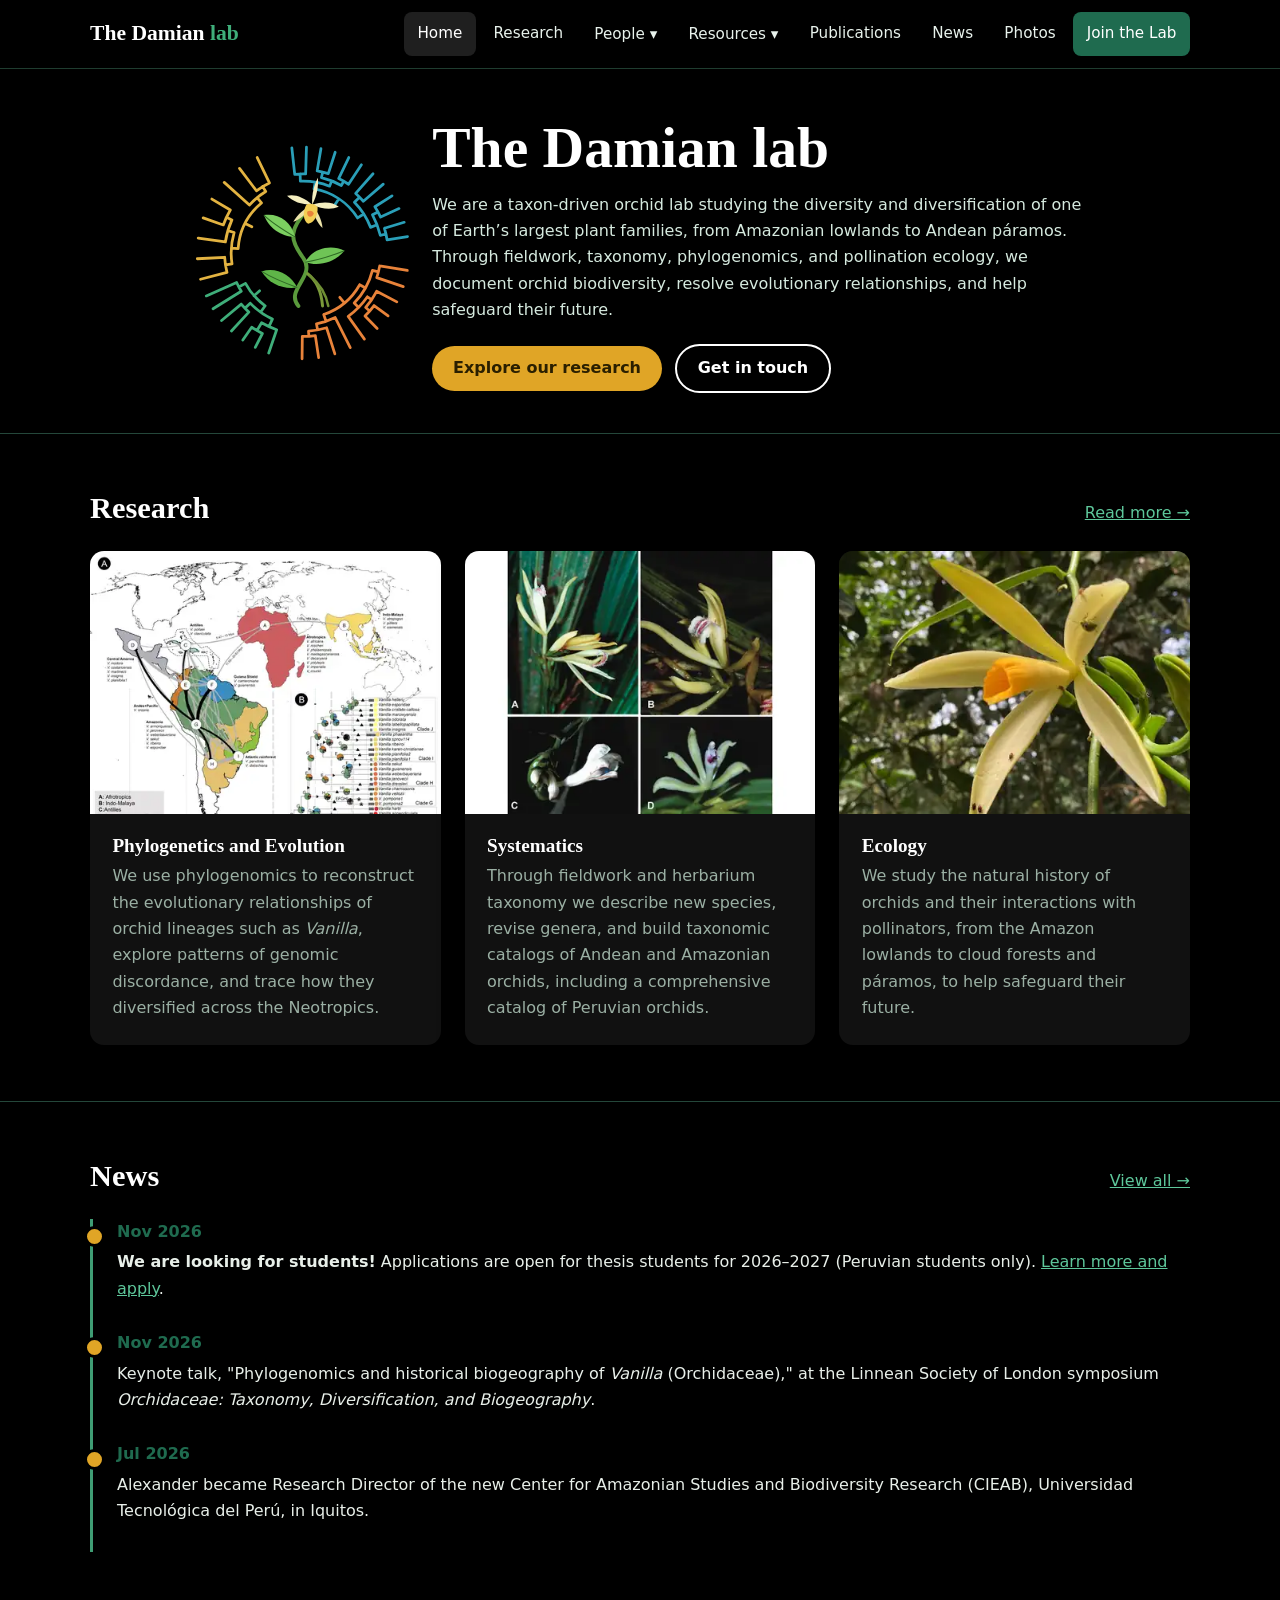
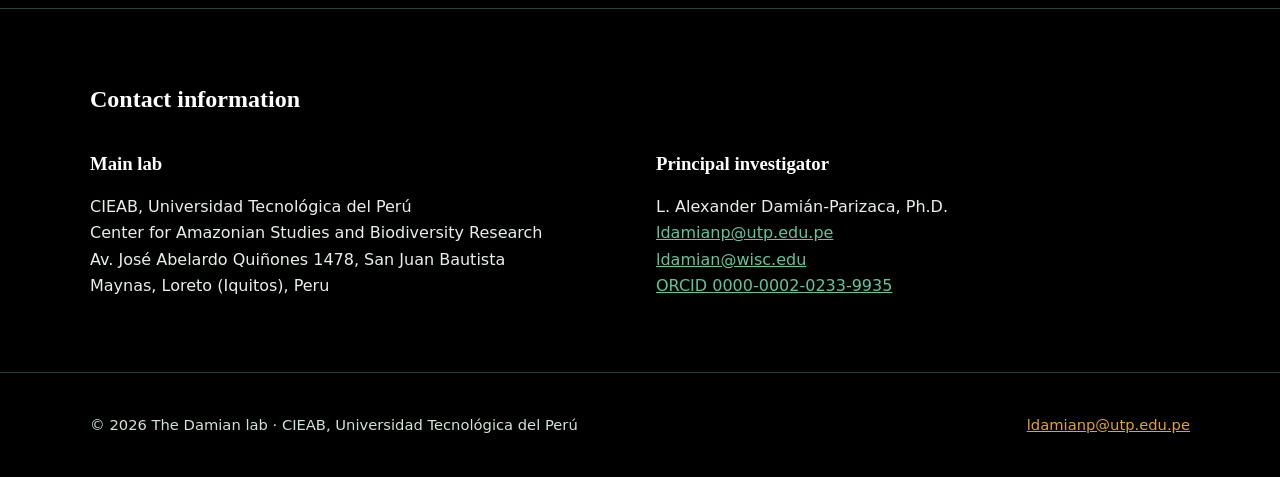
<file: index.html>
<!DOCTYPE html>
<html lang="en">
<head>
  <meta charset="UTF-8">
  <meta name="viewport" content="width=device-width, initial-scale=1">
  <title>Home | The Damian lab</title>
  <meta name="description" content="Research group of L. Alexander Damián-Parizaca, Ph.D.: evolution, systematics, phylogenomics and biogeography of Neotropical orchids, especially Vanilla, from the Andes and Amazon.">
  <link rel="stylesheet" href="styles.css">
</head>
<body>
  <header id="site-header"></header>

  <div class="hero">
    <div class="container">
      <div class="hero-layout"><img class="hero-logo" src="vanilla-logo.svg" alt="The Damian lab logo: a circular phylogeny around a Vanilla plant"><div class="hero-text">
      <h1>The Damian lab</h1>
      <p>We are a taxon-driven orchid lab studying the diversity and diversification of one of Earth’s largest plant families, from Amazonian lowlands to Andean páramos. Through fieldwork, taxonomy, phylogenomics, and pollination ecology, we document orchid biodiversity, resolve evolutionary relationships, and help safeguard their future.</p>
      <a class="btn" href="research.html">Explore our research</a>
      <a class="btn outline" href="#contact">Get in touch</a>
      </div></div>
    </div>
  </div>

  <section>
    <div class="container">
      <div class="section-head">
        <h2>Research</h2>
        <a href="research.html">Read more →</a>
      </div>
      <div class="grid" style="grid-template-columns:repeat(auto-fit,minmax(260px,1fr))">
        <a class="card" href="research.html#phylogenetics" style="display:block;text-decoration:none;color:inherit"><img src="research-phylogenetics.webp" alt="Biogeographic map of Vanilla across the Neotropics" style="width:100%;aspect-ratio:4/3;object-fit:cover;display:block"><div class="card-body"><h3>Phylogenetics and Evolution</h3><p>We use phylogenomics to reconstruct the evolutionary relationships of orchid lineages such as <em>Vanilla</em>, explore patterns of genomic discordance, and trace how they diversified across the Neotropics.</p></div></a>
        <a class="card" href="research.html#systematics" style="display:block;text-decoration:none;color:inherit"><img src="research-systematics.webp" alt="Flower of a Neotropical orchid" style="width:100%;aspect-ratio:4/3;object-fit:cover;display:block"><div class="card-body"><h3>Systematics</h3><p>Through fieldwork and herbarium taxonomy we describe new species, revise genera, and build taxonomic catalogs of Andean and Amazonian orchids, including a comprehensive catalog of Peruvian orchids.</p></div></a>
        <a class="card" href="research.html#ecology" style="display:block;text-decoration:none;color:inherit"><img src="research-ecology.webp" alt="Vanilla flower with a visiting insect in the forest" style="width:100%;aspect-ratio:4/3;object-fit:cover;display:block"><div class="card-body"><h3>Ecology</h3><p>We study the natural history of orchids and their interactions with pollinators, from the Amazon lowlands to cloud forests and páramos, to help safeguard their future.</p></div></a>
      </div>
    </div>
  </section>

  <section>
    <div class="container">
      <div class="section-head">
        <h2>News</h2>
        <a href="news.html">View all →</a>
      </div>
      <ul class="timeline">
        <li><time>Nov 2026</time><p><strong>We are looking for students!</strong> Applications are open for thesis students for 2026–2027 (Peruvian students only). <a href="join.html">Learn more and apply</a>.</p></li>
        <li><time>Nov 2026</time><p>Keynote talk, "Phylogenomics and historical biogeography of <em>Vanilla</em> (Orchidaceae)," at the Linnean Society of London symposium <em>Orchidaceae: Taxonomy, Diversification, and Biogeography</em>.</p></li>
        <li><time>Jul 2026</time><p>Alexander became Research Director of the new Center for Amazonian Studies and Biodiversity Research (CIEAB), Universidad Tecnológica del Perú, in Iquitos.</p></li>
      </ul>
    </div>
  </section>

  <section class="alt" id="contact">
    <div class="container">
      <h2>Contact information</h2>
      <div class="contact-grid">
        <div>
          <h3>Main lab</h3>
          <p><span data-site="institution"></span><br><span data-site="address"></span></p>
        </div>
        <div>
          <h3>Principal investigator</h3>
          <p>L. Alexander Damián-Parizaca, Ph.D.<br>
            <a href="mailto:ldamianp@utp.edu.pe">ldamianp@utp.edu.pe</a><br>
            <a href="mailto:ldamian@wisc.edu">ldamian@wisc.edu</a><br>
            <a href="https://orcid.org/0000-0002-0233-9935">ORCID 0000-0002-0233-9935</a></p>
        </div>
      </div>
    </div>
  </section>

  <footer id="site-footer"></footer>
  <script src="site.js"></script>
</body>
</html>
</file>
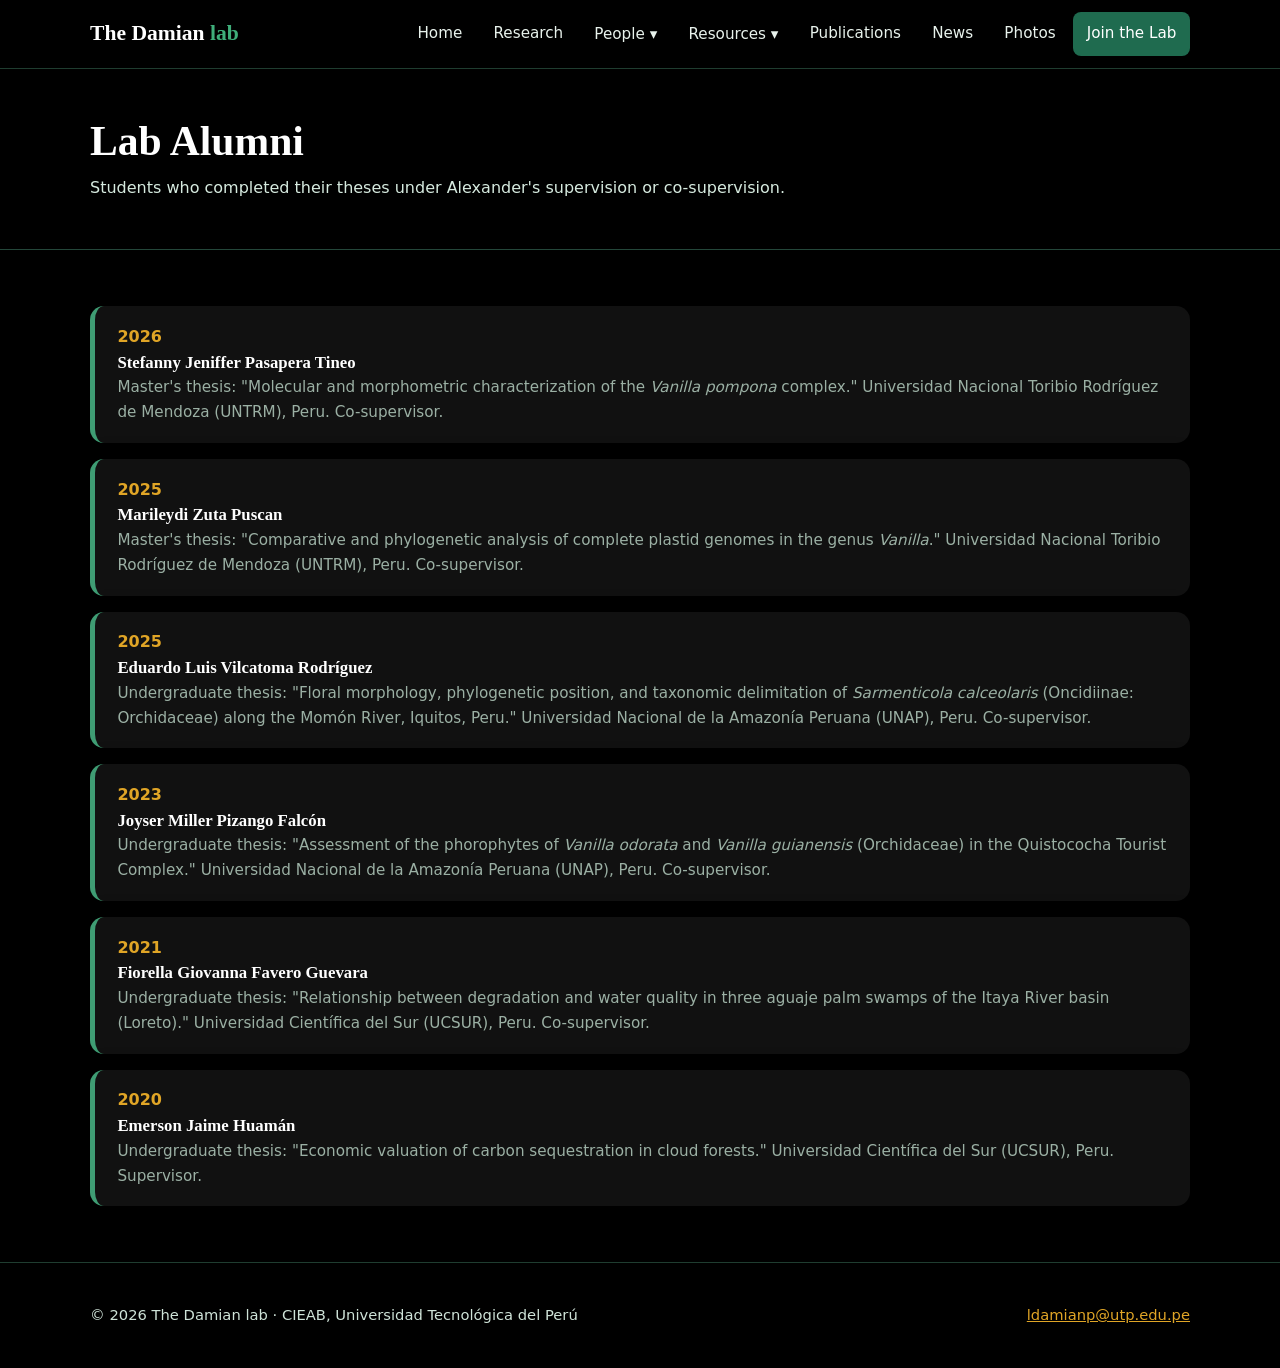
<file: alumni.html>
<!DOCTYPE html>
<html lang="en">
<head>
  <meta charset="UTF-8">
  <meta name="viewport" content="width=device-width, initial-scale=1">
  <title>Alumni | The Damian lab</title>
  <link rel="stylesheet" href="styles.css">
</head>
<body>
  <header id="site-header"></header>
  <div class="page-title"><div class="container"><h1>Lab Alumni</h1><p>Students who completed their theses under Alexander's supervision or co-supervision.</p></div></div>

  <section>
    <div class="container">
      <ul class="pub-list">
        <li class="pub"><span class="year">2026</span><h3>Stefanny Jeniffer Pasapera Tineo</h3><p>Master's thesis: "Molecular and morphometric characterization of the <em>Vanilla pompona</em> complex." Universidad Nacional Toribio Rodríguez de Mendoza (UNTRM), Peru. Co-supervisor.</p></li>
        <li class="pub"><span class="year">2025</span><h3>Marileydi Zuta Puscan</h3><p>Master's thesis: "Comparative and phylogenetic analysis of complete plastid genomes in the genus <em>Vanilla</em>." Universidad Nacional Toribio Rodríguez de Mendoza (UNTRM), Peru. Co-supervisor.</p></li>
        <li class="pub"><span class="year">2025</span><h3>Eduardo Luis Vilcatoma Rodríguez</h3><p>Undergraduate thesis: "Floral morphology, phylogenetic position, and taxonomic delimitation of <em>Sarmenticola calceolaris</em> (Oncidiinae: Orchidaceae) along the Momón River, Iquitos, Peru." Universidad Nacional de la Amazonía Peruana (UNAP), Peru. Co-supervisor.</p></li>
        <li class="pub"><span class="year">2023</span><h3>Joyser Miller Pizango Falcón</h3><p>Undergraduate thesis: "Assessment of the phorophytes of <em>Vanilla odorata</em> and <em>Vanilla guianensis</em> (Orchidaceae) in the Quistococha Tourist Complex." Universidad Nacional de la Amazonía Peruana (UNAP), Peru. Co-supervisor.</p></li>
        <li class="pub"><span class="year">2021</span><h3>Fiorella Giovanna Favero Guevara</h3><p>Undergraduate thesis: "Relationship between degradation and water quality in three aguaje palm swamps of the Itaya River basin (Loreto)." Universidad Científica del Sur (UCSUR), Peru. Co-supervisor.</p></li>
        <li class="pub"><span class="year">2020</span><h3>Emerson Jaime Huamán</h3><p>Undergraduate thesis: "Economic valuation of carbon sequestration in cloud forests." Universidad Científica del Sur (UCSUR), Peru. Supervisor.</p></li>
      </ul>
    </div>
  </section>

  <footer id="site-footer"></footer>
  <script src="site.js"></script>
</body>
</html>
</file>
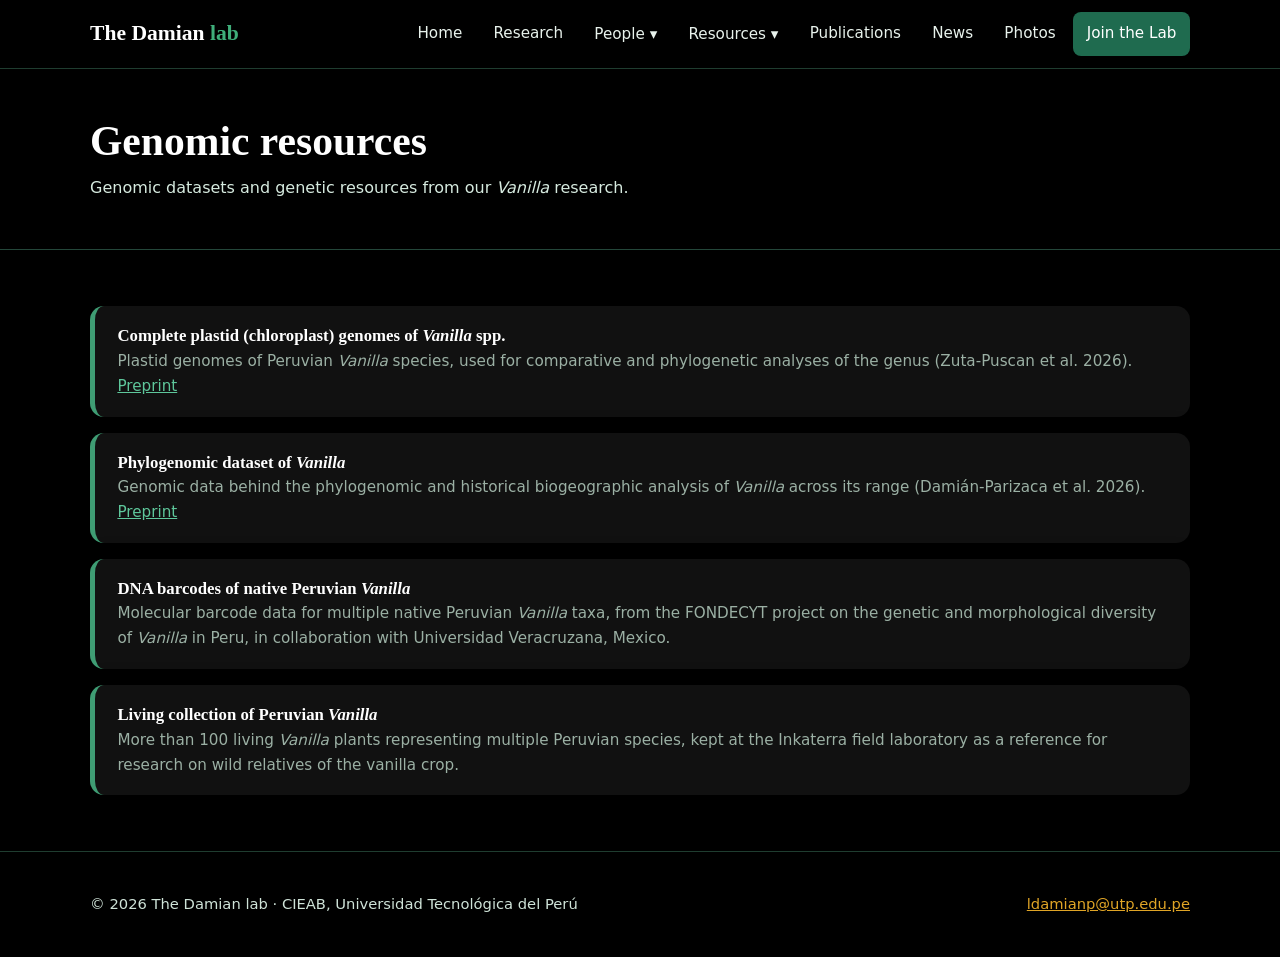
<file: genomic.html>
<!DOCTYPE html>
<html lang="en">
<head>
  <meta charset="UTF-8">
  <meta name="viewport" content="width=device-width, initial-scale=1">
  <title>Genomic resources | The Damian lab</title>
  <link rel="stylesheet" href="styles.css">
</head>
<body>
  <header id="site-header"></header>
  <div class="page-title"><div class="container"><h1>Genomic resources</h1><p>Genomic datasets and genetic resources from our <em>Vanilla</em> research.</p></div></div>

  <section>
    <div class="container">
      <ul class="pub-list">
        <li class="pub"><h3>Complete plastid (chloroplast) genomes of <em>Vanilla</em> spp.</h3><p>Plastid genomes of Peruvian <em>Vanilla</em> species, used for comparative and phylogenetic analyses of the genus (Zuta-Puscan et al. 2026). <a href="https://doi.org/10.21203/rs.3.rs-10727611/v1">Preprint</a></p></li>
        <li class="pub"><h3>Phylogenomic dataset of <em>Vanilla</em></h3><p>Genomic data behind the phylogenomic and historical biogeographic analysis of <em>Vanilla</em> across its range (Damián-Parizaca et al. 2026). <a href="https://doi.org/10.64898/2026.04.07.716943">Preprint</a></p></li>
        <li class="pub"><h3>DNA barcodes of native Peruvian <em>Vanilla</em></h3><p>Molecular barcode data for multiple native Peruvian <em>Vanilla</em> taxa, from the FONDECYT project on the genetic and morphological diversity of <em>Vanilla</em> in Peru, in collaboration with Universidad Veracruzana, Mexico.</p></li>
        <li class="pub"><h3>Living collection of Peruvian <em>Vanilla</em></h3><p>More than 100 living <em>Vanilla</em> plants representing multiple Peruvian species, kept at the Inkaterra field laboratory as a reference for research on wild relatives of the vanilla crop.</p></li>
      </ul>
    </div>
  </section>

  <footer id="site-footer"></footer>
  <script src="site.js"></script>
</body>
</html>
</file>
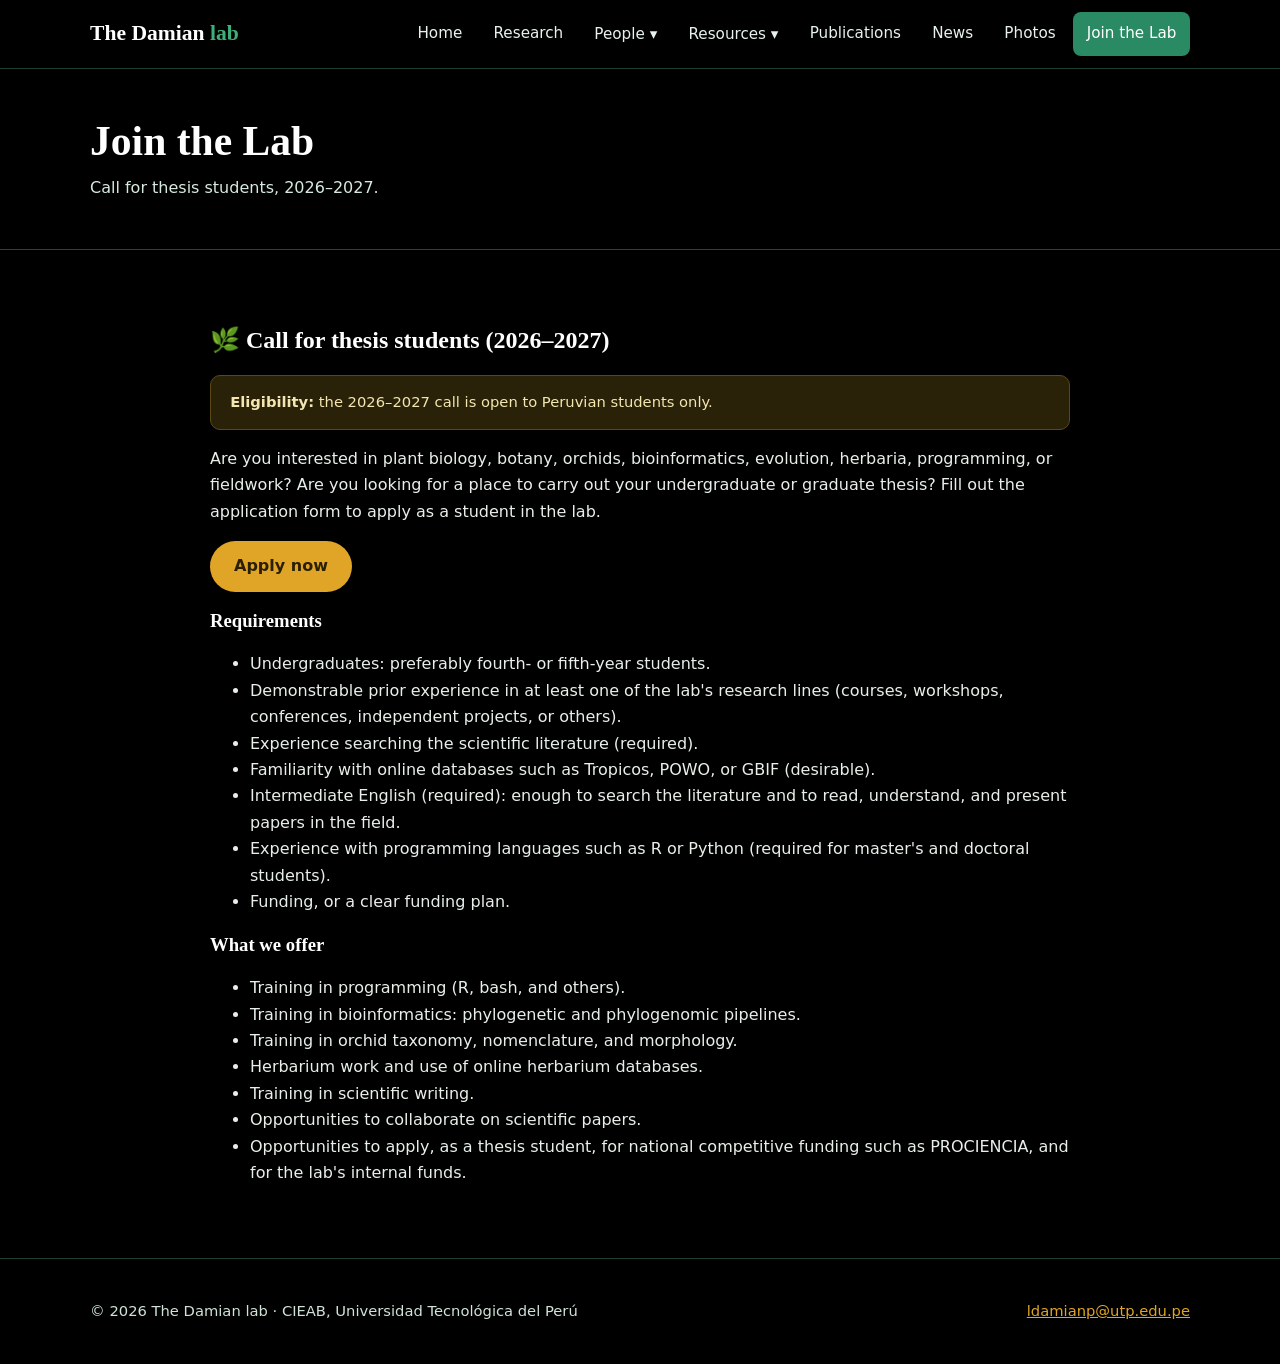
<file: join.html>
<!DOCTYPE html>
<html lang="en">
<head>
  <meta charset="UTF-8">
  <meta name="viewport" content="width=device-width, initial-scale=1">
  <title>Join the Lab | The Damian lab</title>
  <link rel="stylesheet" href="styles.css">
</head>
<body>
  <header id="site-header"></header>
  <div class="page-title"><div class="container"><h1>Join the Lab</h1><p>Call for thesis students, 2026–2027.</p></div></div>

  <section>
    <div class="container" style="max-width:860px">
      <h2>🌿 Call for thesis students (2026–2027)</h2>
      <p class="note"><strong>Eligibility:</strong> the 2026–2027 call is open to Peruvian students only.</p>
      <p>Are you interested in plant biology, botany, orchids, bioinformatics, evolution, herbaria, programming, or fieldwork? Are you looking for a place to carry out your undergraduate or graduate thesis? Fill out the application form to apply as a student in the lab.</p>
      <p><a class="btn" href="https://forms.gle/Z4tJw4fRSWodrEzw5">Apply now</a></p>

      <h3>Requirements</h3>
      <ul>
        <li>Undergraduates: preferably fourth- or fifth-year students.</li>
        <li>Demonstrable prior experience in at least one of the lab's research lines (courses, workshops, conferences, independent projects, or others).</li>
        <li>Experience searching the scientific literature (required).</li>
        <li>Familiarity with online databases such as Tropicos, POWO, or GBIF (desirable).</li>
        <li>Intermediate English (required): enough to search the literature and to read, understand, and present papers in the field.</li>
        <li>Experience with programming languages such as R or Python (required for master's and doctoral students).</li>
        <li>Funding, or a clear funding plan.</li>
      </ul>

      <h3>What we offer</h3>
      <ul>
        <li>Training in programming (R, bash, and others).</li>
        <li>Training in bioinformatics: phylogenetic and phylogenomic pipelines.</li>
        <li>Training in orchid taxonomy, nomenclature, and morphology.</li>
        <li>Herbarium work and use of online herbarium databases.</li>
        <li>Training in scientific writing.</li>
        <li>Opportunities to collaborate on scientific papers.</li>
        <li>Opportunities to apply, as a thesis student, for national competitive funding such as PROCIENCIA, and for the lab's internal funds.</li>
      </ul>
    </div>
  </section>

  <footer id="site-footer"></footer>
  <script src="site.js"></script>
</body>
</html>
</file>
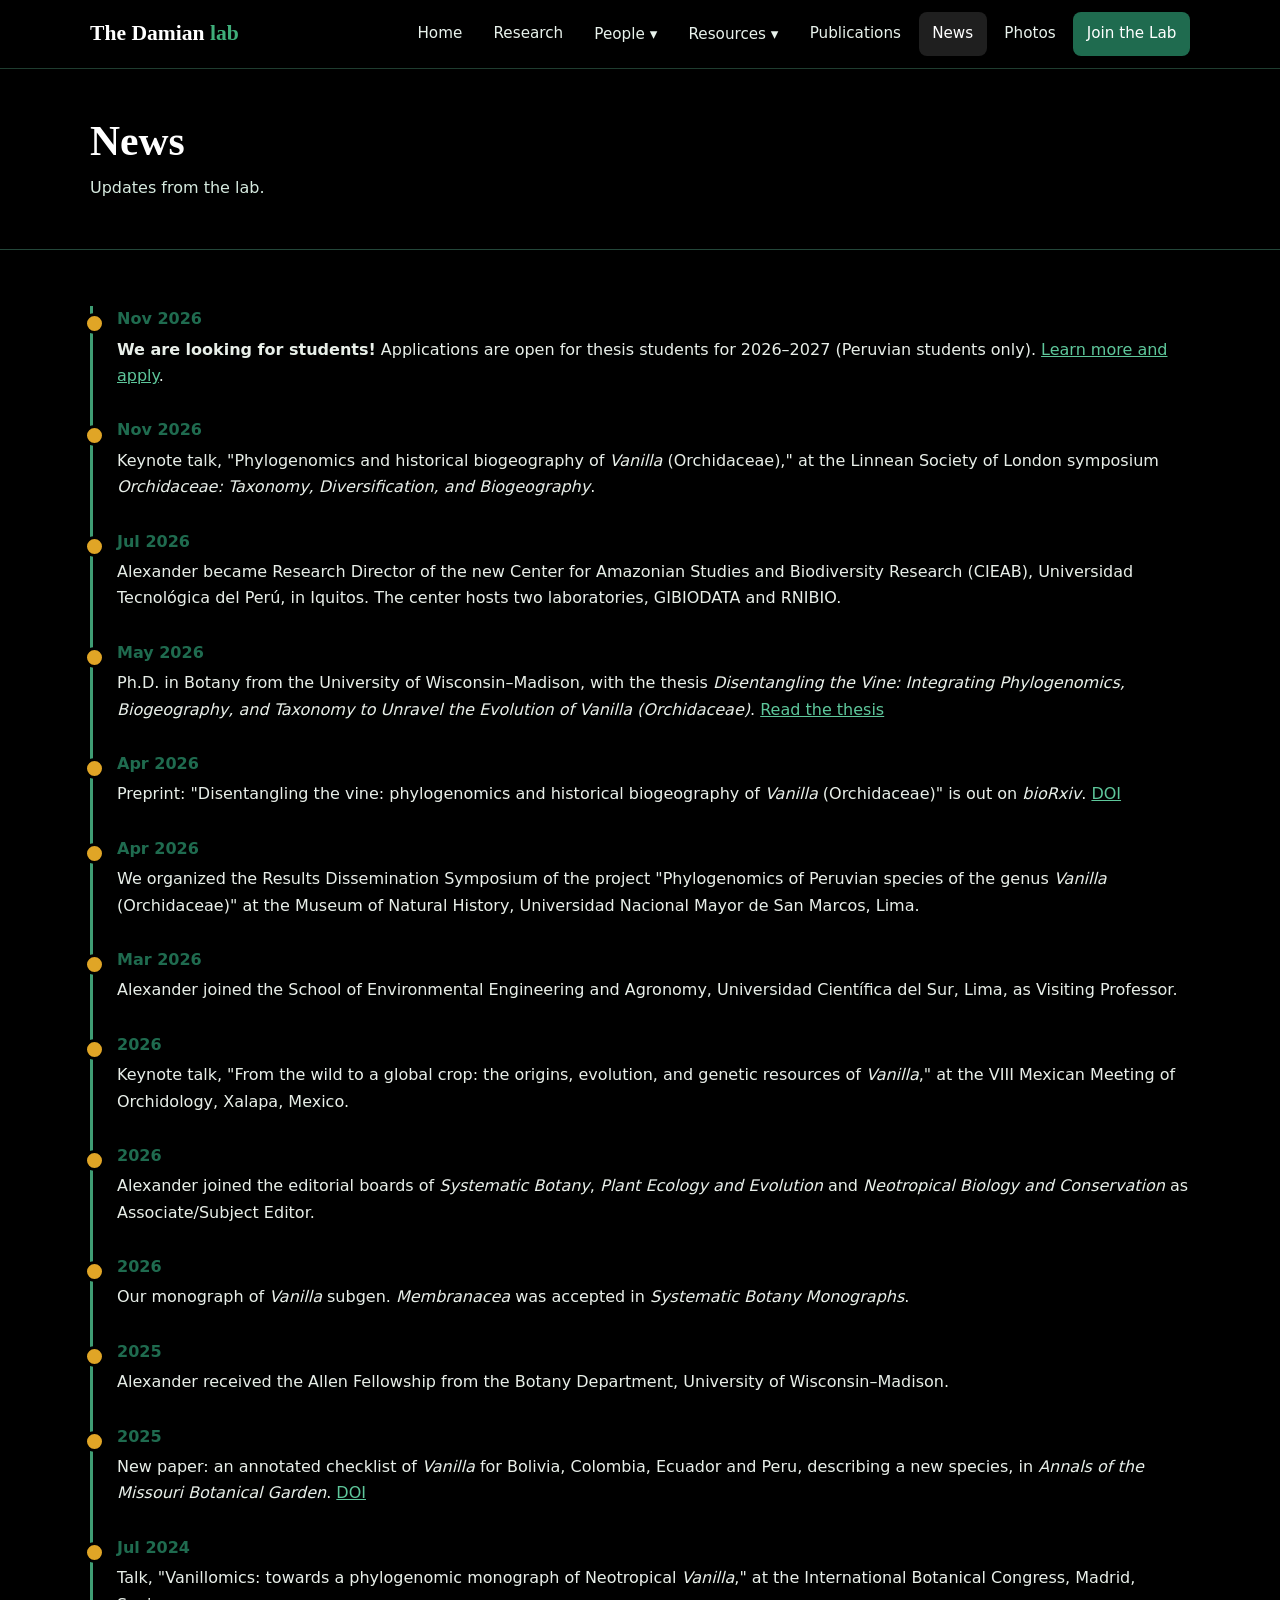
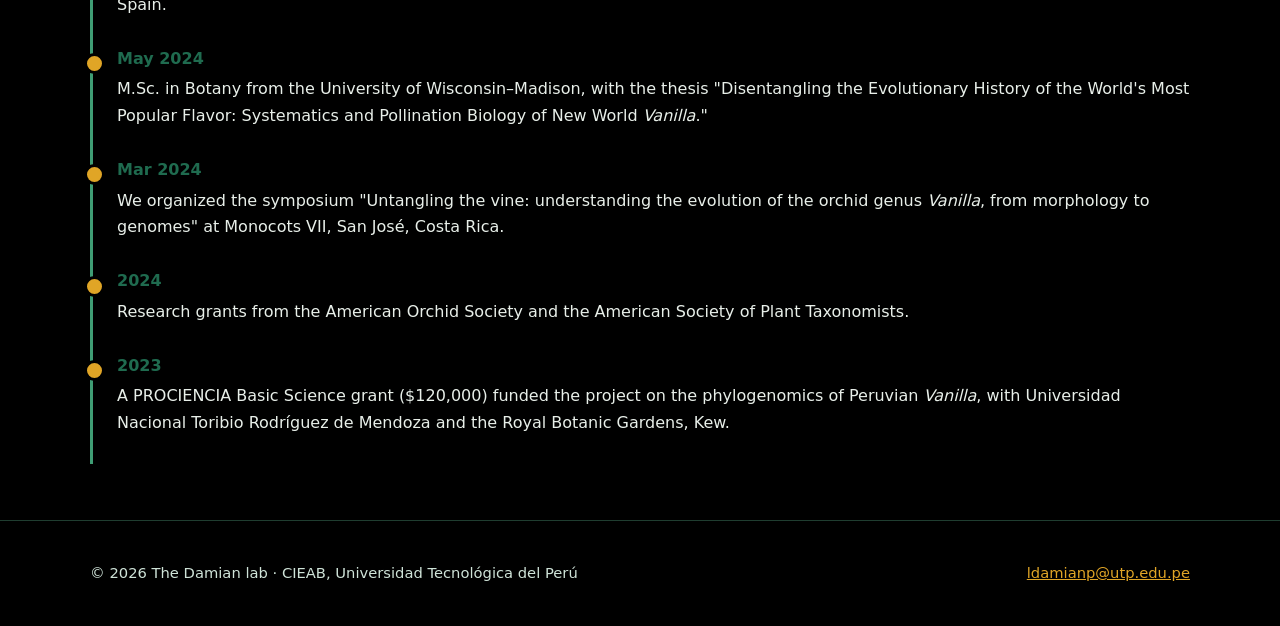
<file: news.html>
<!DOCTYPE html>
<html lang="en">
<head>
  <meta charset="UTF-8">
  <meta name="viewport" content="width=device-width, initial-scale=1">
  <title>News | The Damian lab</title>
  <link rel="stylesheet" href="styles.css">
</head>
<body>
  <header id="site-header"></header>
  <div class="page-title"><div class="container"><h1>News</h1><p>Updates from the lab.</p></div></div>

  <section>
    <div class="container">
      <ul class="timeline">
        <li><time>Nov 2026</time><p><strong>We are looking for students!</strong> Applications are open for thesis students for 2026–2027 (Peruvian students only). <a href="join.html">Learn more and apply</a>.</p></li>
        <li><time>Nov 2026</time><p>Keynote talk, "Phylogenomics and historical biogeography of <em>Vanilla</em> (Orchidaceae)," at the Linnean Society of London symposium <em>Orchidaceae: Taxonomy, Diversification, and Biogeography</em>.</p></li>
        <li><time>Jul 2026</time><p>Alexander became Research Director of the new Center for Amazonian Studies and Biodiversity Research (CIEAB), Universidad Tecnológica del Perú, in Iquitos. The center hosts two laboratories, GIBIODATA and RNIBIO.</p></li>
        <li><time>May 2026</time><p>Ph.D. in Botany from the University of Wisconsin–Madison, with the thesis <em>Disentangling the Vine: Integrating Phylogenomics, Biogeography, and Taxonomy to Unravel the Evolution of Vanilla (Orchidaceae)</em>. <a href="https://bit.ly/4zvmKN0">Read the thesis</a></p></li>
        <li><time>Apr 2026</time><p>Preprint: "Disentangling the vine: phylogenomics and historical biogeography of <em>Vanilla</em> (Orchidaceae)" is out on <em>bioRxiv</em>. <a href="https://doi.org/10.64898/2026.04.07.716943">DOI</a></p></li>
        <li><time>Apr 2026</time><p>We organized the Results Dissemination Symposium of the project "Phylogenomics of Peruvian species of the genus <em>Vanilla</em> (Orchidaceae)" at the Museum of Natural History, Universidad Nacional Mayor de San Marcos, Lima.</p></li>
        <li><time>Mar 2026</time><p>Alexander joined the School of Environmental Engineering and Agronomy, Universidad Científica del Sur, Lima, as Visiting Professor.</p></li>
        <li><time>2026</time><p>Keynote talk, "From the wild to a global crop: the origins, evolution, and genetic resources of <em>Vanilla</em>," at the VIII Mexican Meeting of Orchidology, Xalapa, Mexico.</p></li>
        <li><time>2026</time><p>Alexander joined the editorial boards of <em>Systematic Botany</em>, <em>Plant Ecology and Evolution</em> and <em>Neotropical Biology and Conservation</em> as Associate/Subject Editor.</p></li>
        <li><time>2026</time><p>Our monograph of <em>Vanilla</em> subgen. <em>Membranacea</em> was accepted in <em>Systematic Botany Monographs</em>.</p></li>
        <li><time>2025</time><p>Alexander received the Allen Fellowship from the Botany Department, University of Wisconsin–Madison.</p></li>
        <li><time>2025</time><p>New paper: an annotated checklist of <em>Vanilla</em> for Bolivia, Colombia, Ecuador and Peru, describing a new species, in <em>Annals of the Missouri Botanical Garden</em>. <a href="https://doi.org/10.3417/2025992">DOI</a></p></li>
        <li><time>Jul 2024</time><p>Talk, "Vanillomics: towards a phylogenomic monograph of Neotropical <em>Vanilla</em>," at the International Botanical Congress, Madrid, Spain.</p></li>
        <li><time>May 2024</time><p>M.Sc. in Botany from the University of Wisconsin–Madison, with the thesis "Disentangling the Evolutionary History of the World's Most Popular Flavor: Systematics and Pollination Biology of New World <em>Vanilla</em>."</p></li>
        <li><time>Mar 2024</time><p>We organized the symposium "Untangling the vine: understanding the evolution of the orchid genus <em>Vanilla</em>, from morphology to genomes" at Monocots VII, San José, Costa Rica.</p></li>
        <li><time>2024</time><p>Research grants from the American Orchid Society and the American Society of Plant Taxonomists.</p></li>
        <li><time>2023</time><p>A PROCIENCIA Basic Science grant ($120,000) funded the project on the phylogenomics of Peruvian <em>Vanilla</em>, with Universidad Nacional Toribio Rodríguez de Mendoza and the Royal Botanic Gardens, Kew.</p></li>
      </ul>
    </div>
  </section>

  <footer id="site-footer"></footer>
  <script src="site.js"></script>
</body>
</html>
</file>
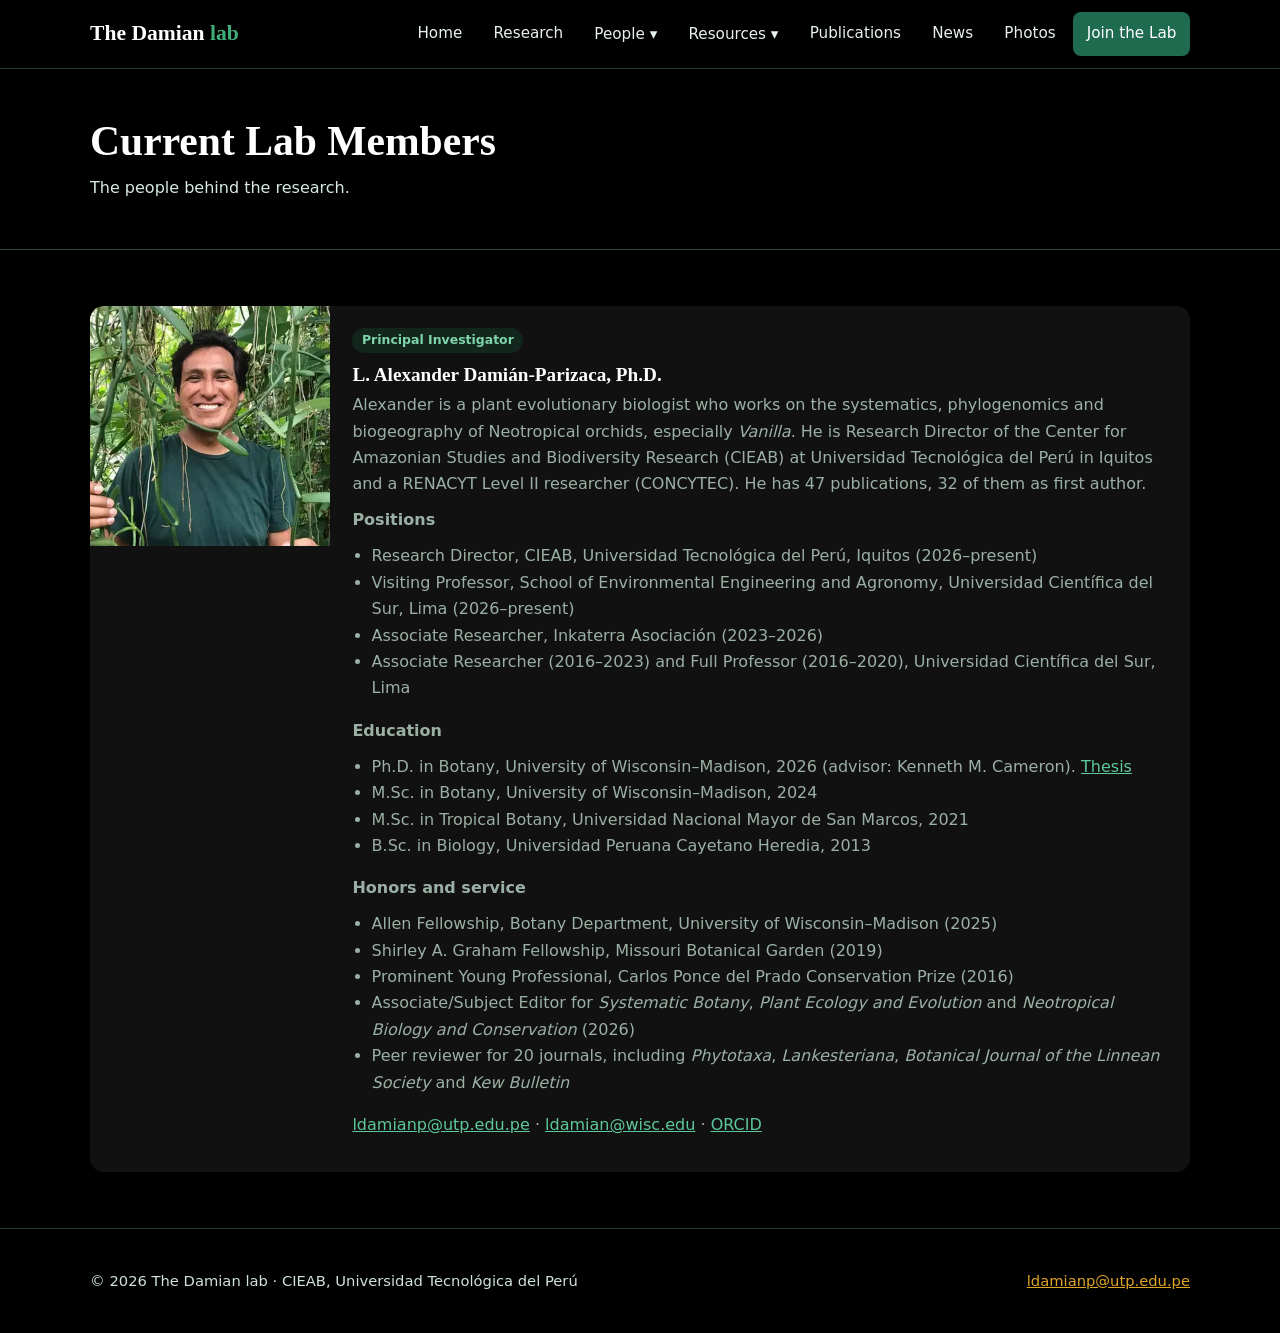
<file: people.html>
<!DOCTYPE html>
<html lang="en">
<head>
  <meta charset="UTF-8">
  <meta name="viewport" content="width=device-width, initial-scale=1">
  <title>Current Members | The Damian lab</title>
  <link rel="stylesheet" href="styles.css">
</head>
<body>
  <header id="site-header"></header>
  <div class="page-title"><div class="container"><h1>Current Lab Members</h1><p>The people behind the research.</p></div></div>

  <section>
    <div class="container">
      <div class="grid">
        <div class="card wide"><img class="avatar" src="alexander-damian.webp" alt="L. Alexander Damián-Parizaca among Vanilla vines" style="width:100%;height:auto;object-fit:cover"><div class="card-body">
          <span class="tag">Principal Investigator</span>
          <h3>L. Alexander Damián-Parizaca, Ph.D.</h3>
          <p>Alexander is a plant evolutionary biologist who works on the systematics, phylogenomics and biogeography of Neotropical orchids, especially <em>Vanilla</em>. He is Research Director of the Center for Amazonian Studies and Biodiversity Research (CIEAB) at Universidad Tecnológica del Perú in Iquitos and a RENACYT Level II researcher (CONCYTEC). He has 47 publications, 32 of them as first author.</p>
          <p><strong>Positions</strong></p>
          <ul>
            <li>Research Director, CIEAB, Universidad Tecnológica del Perú, Iquitos (2026–present)</li>
            <li>Visiting Professor, School of Environmental Engineering and Agronomy, Universidad Científica del Sur, Lima (2026–present)</li>
            <li>Associate Researcher, Inkaterra Asociación (2023–2026)</li>
            <li>Associate Researcher (2016–2023) and Full Professor (2016–2020), Universidad Científica del Sur, Lima</li>
          </ul>
          <p><strong>Education</strong></p>
          <ul>
            <li>Ph.D. in Botany, University of Wisconsin–Madison, 2026 (advisor: Kenneth M. Cameron). <a href="https://bit.ly/4zvmKN0">Thesis</a></li>
            <li>M.Sc. in Botany, University of Wisconsin–Madison, 2024</li>
            <li>M.Sc. in Tropical Botany, Universidad Nacional Mayor de San Marcos, 2021</li>
            <li>B.Sc. in Biology, Universidad Peruana Cayetano Heredia, 2013</li>
          </ul>
          <p><strong>Honors and service</strong></p>
          <ul>
            <li>Allen Fellowship, Botany Department, University of Wisconsin–Madison (2025)</li>
            <li>Shirley A. Graham Fellowship, Missouri Botanical Garden (2019)</li>
            <li>Prominent Young Professional, Carlos Ponce del Prado Conservation Prize (2016)</li>
            <li>Associate/Subject Editor for <em>Systematic Botany</em>, <em>Plant Ecology and Evolution</em> and <em>Neotropical Biology and Conservation</em> (2026)</li>
            <li>Peer reviewer for 20 journals, including <em>Phytotaxa</em>, <em>Lankesteriana</em>, <em>Botanical Journal of the Linnean Society</em> and <em>Kew Bulletin</em></li>
          </ul>
          <p><a href="mailto:ldamianp@utp.edu.pe">ldamianp@utp.edu.pe</a> · <a href="mailto:ldamian@wisc.edu">ldamian@wisc.edu</a> · <a href="https://orcid.org/0000-0002-0233-9935">ORCID</a></p>
        </div></div>
      </div>
    </div>
  </section>

  <footer id="site-footer"></footer>
  <script src="site.js"></script>
</body>
</html>
</file>
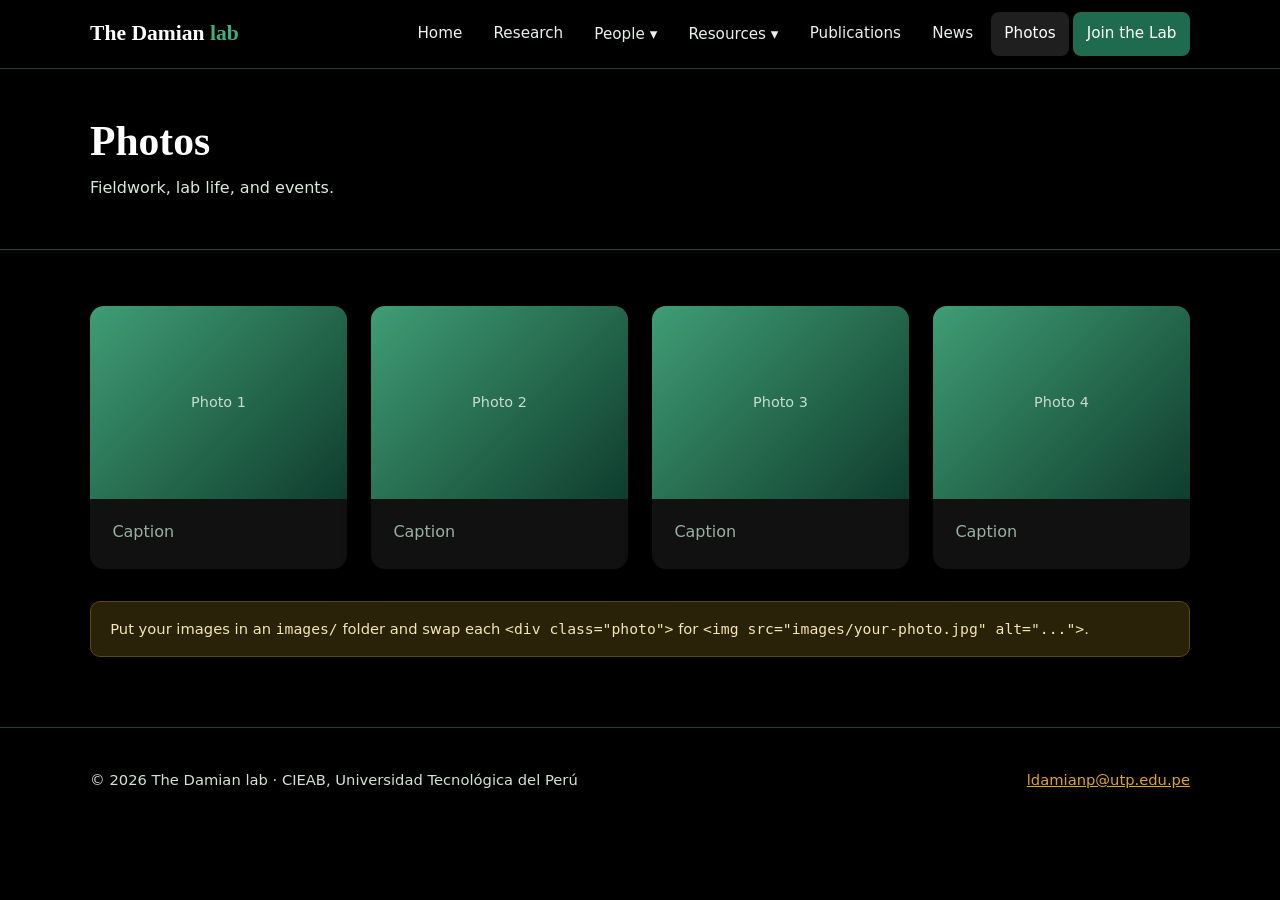
<file: photos.html>
<!DOCTYPE html>
<html lang="en">
<head>
  <meta charset="UTF-8">
  <meta name="viewport" content="width=device-width, initial-scale=1">
  <title>Photos | The Damian lab</title>
  <link rel="stylesheet" href="styles.css">
</head>
<body>
  <header id="site-header"></header>
  <div class="page-title"><div class="container"><h1>Photos</h1><p>Fieldwork, lab life, and events.</p></div></div>

  <section>
    <div class="container">
      <div class="grid">
        <figure class="card" style="margin:0"><div class="photo">Photo 1</div><div class="card-body"><p>Caption</p></div></figure>
        <figure class="card" style="margin:0"><div class="photo">Photo 2</div><div class="card-body"><p>Caption</p></div></figure>
        <figure class="card" style="margin:0"><div class="photo">Photo 3</div><div class="card-body"><p>Caption</p></div></figure>
        <figure class="card" style="margin:0"><div class="photo">Photo 4</div><div class="card-body"><p>Caption</p></div></figure>
      </div>
      <p class="note" style="margin-top:2rem">Put your images in an <code>images/</code> folder and swap each <code>&lt;div class="photo"&gt;</code> for <code>&lt;img src="images/your-photo.jpg" alt="..."&gt;</code>.</p>
    </div>
  </section>

  <footer id="site-footer"></footer>
  <script src="site.js"></script>
</body>
</html>
</file>
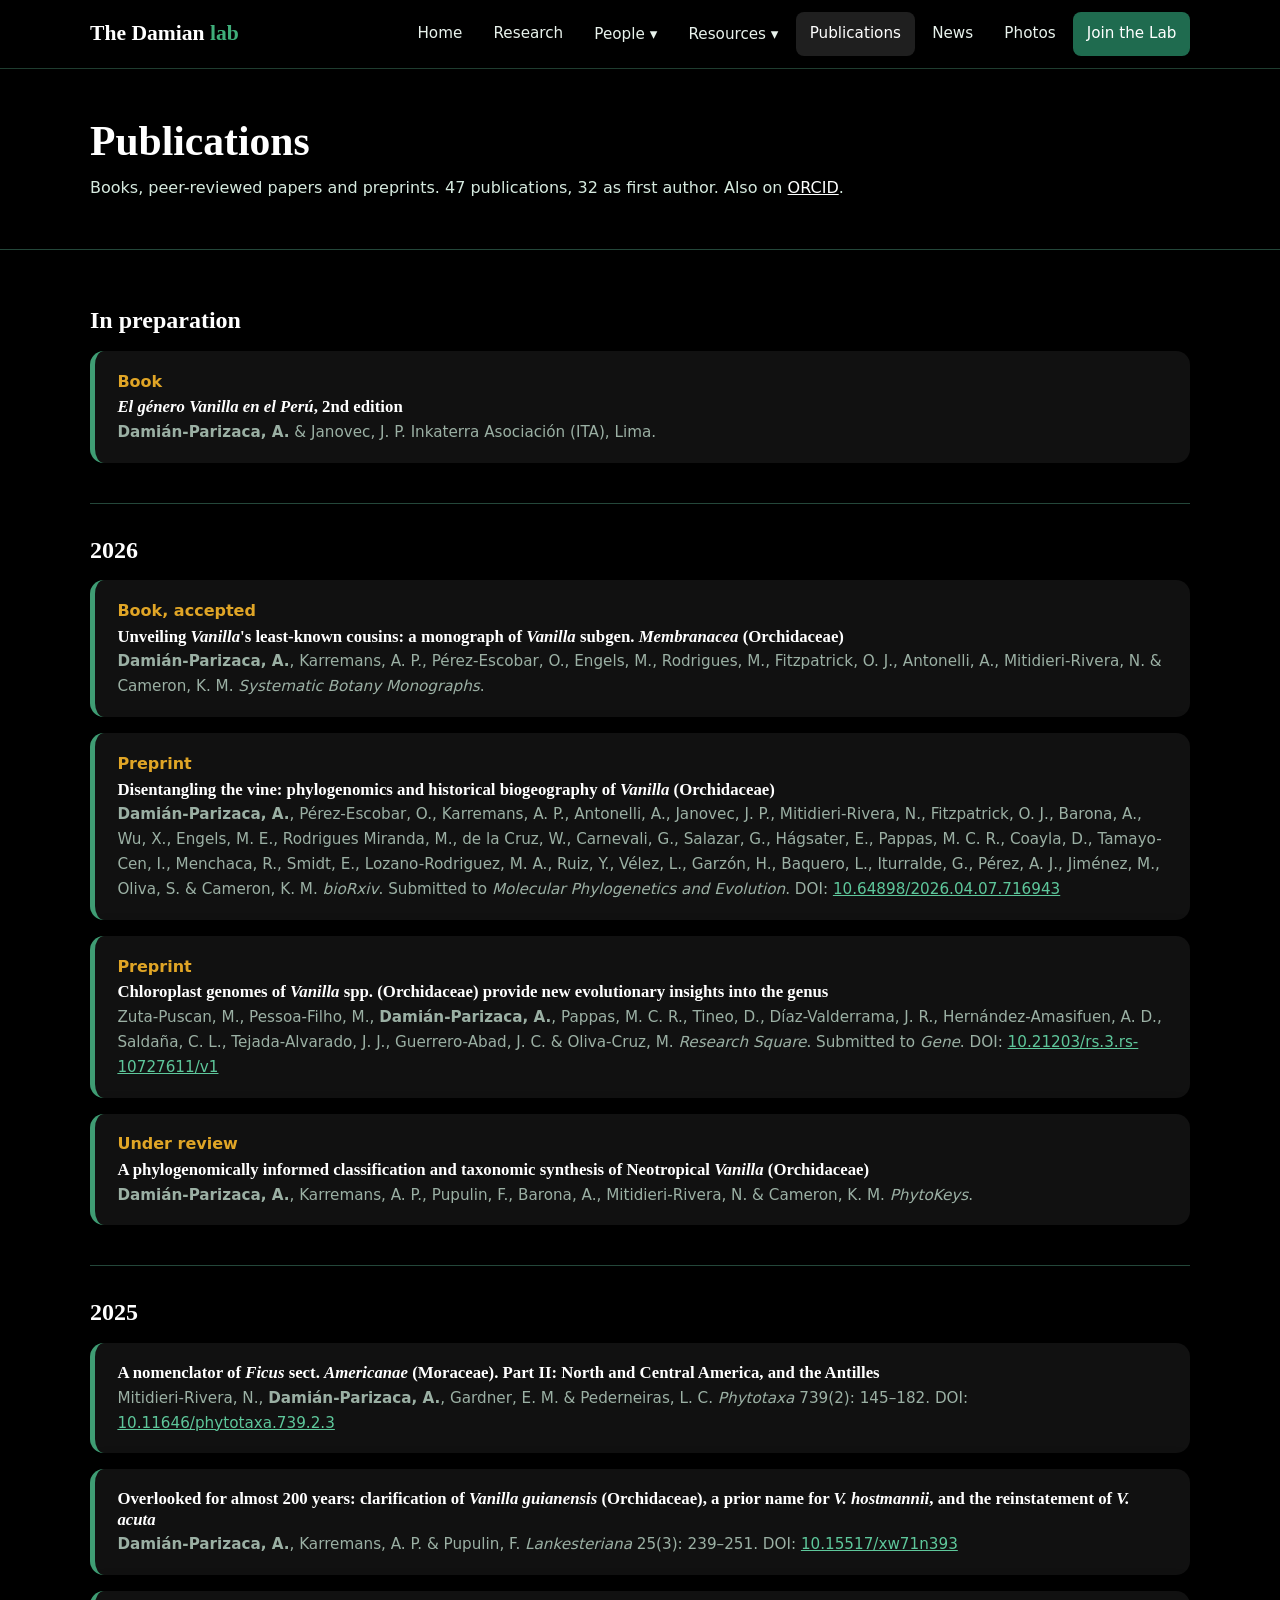
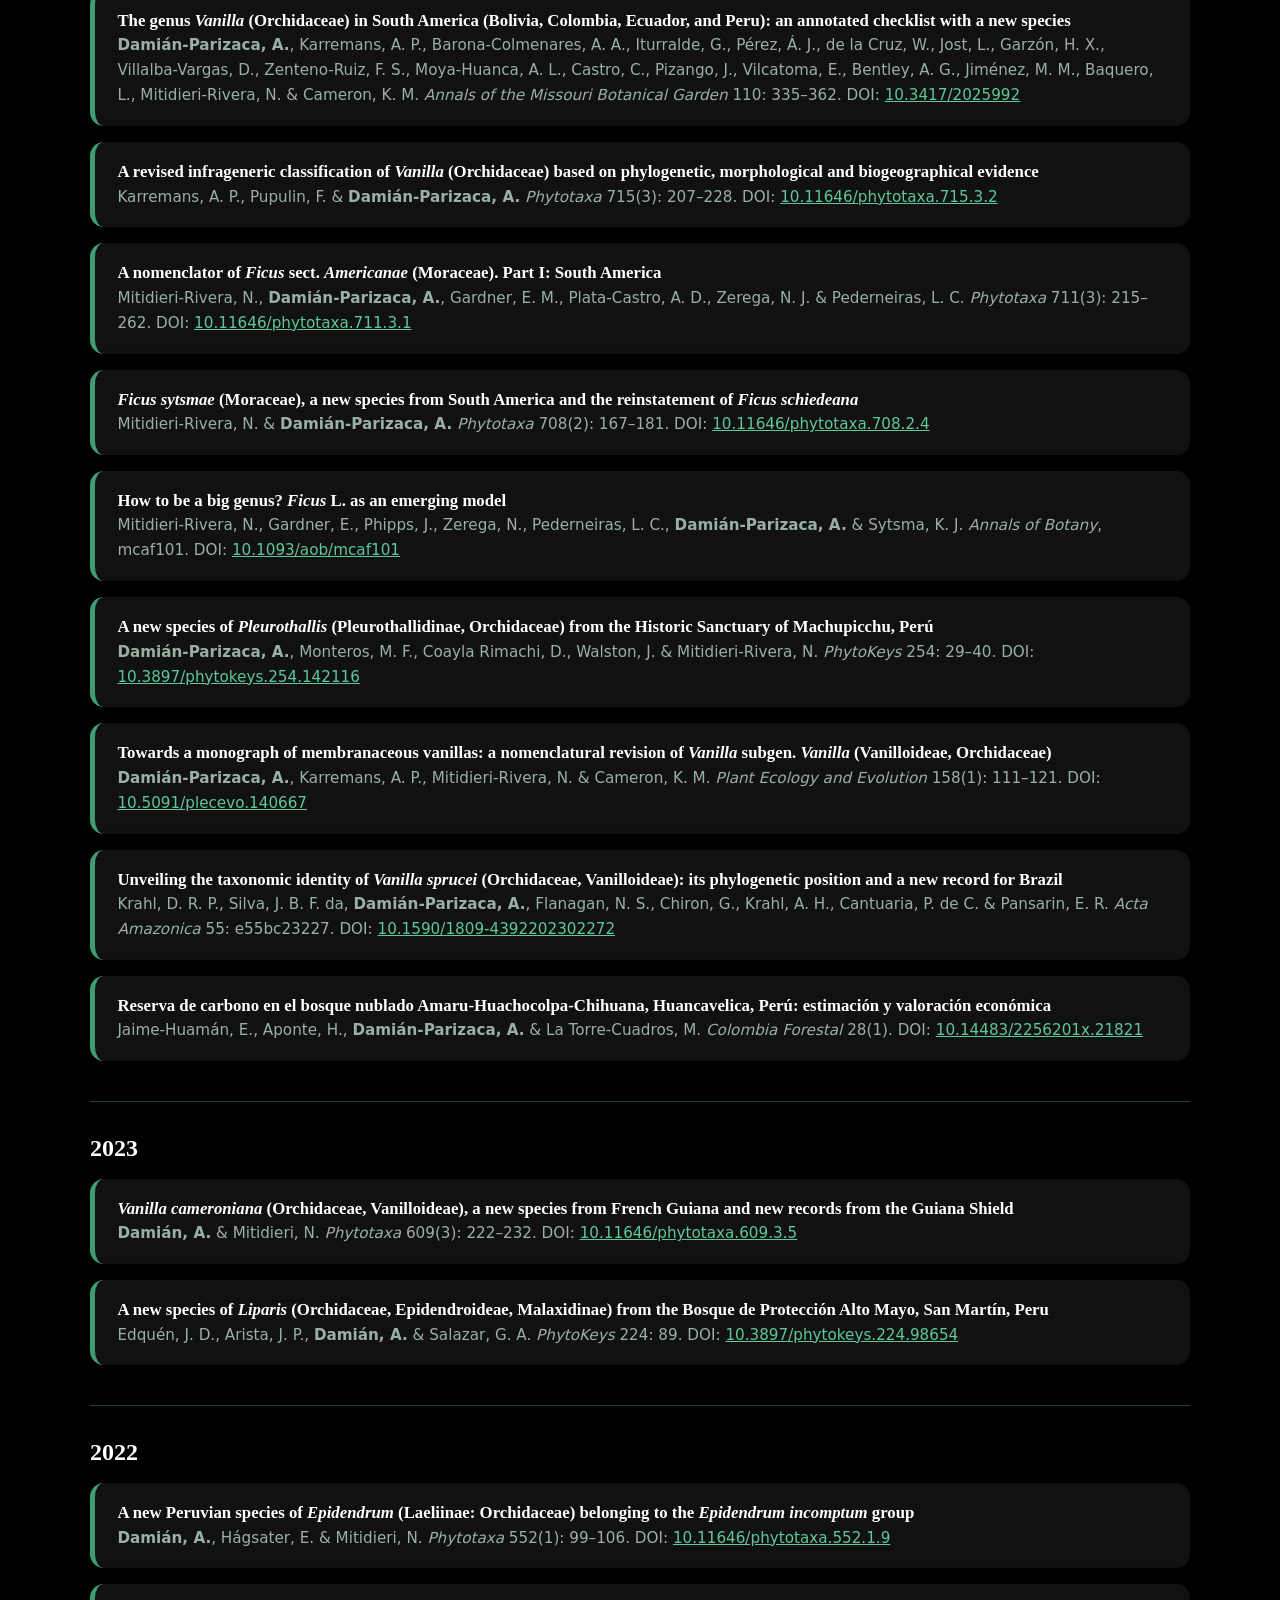
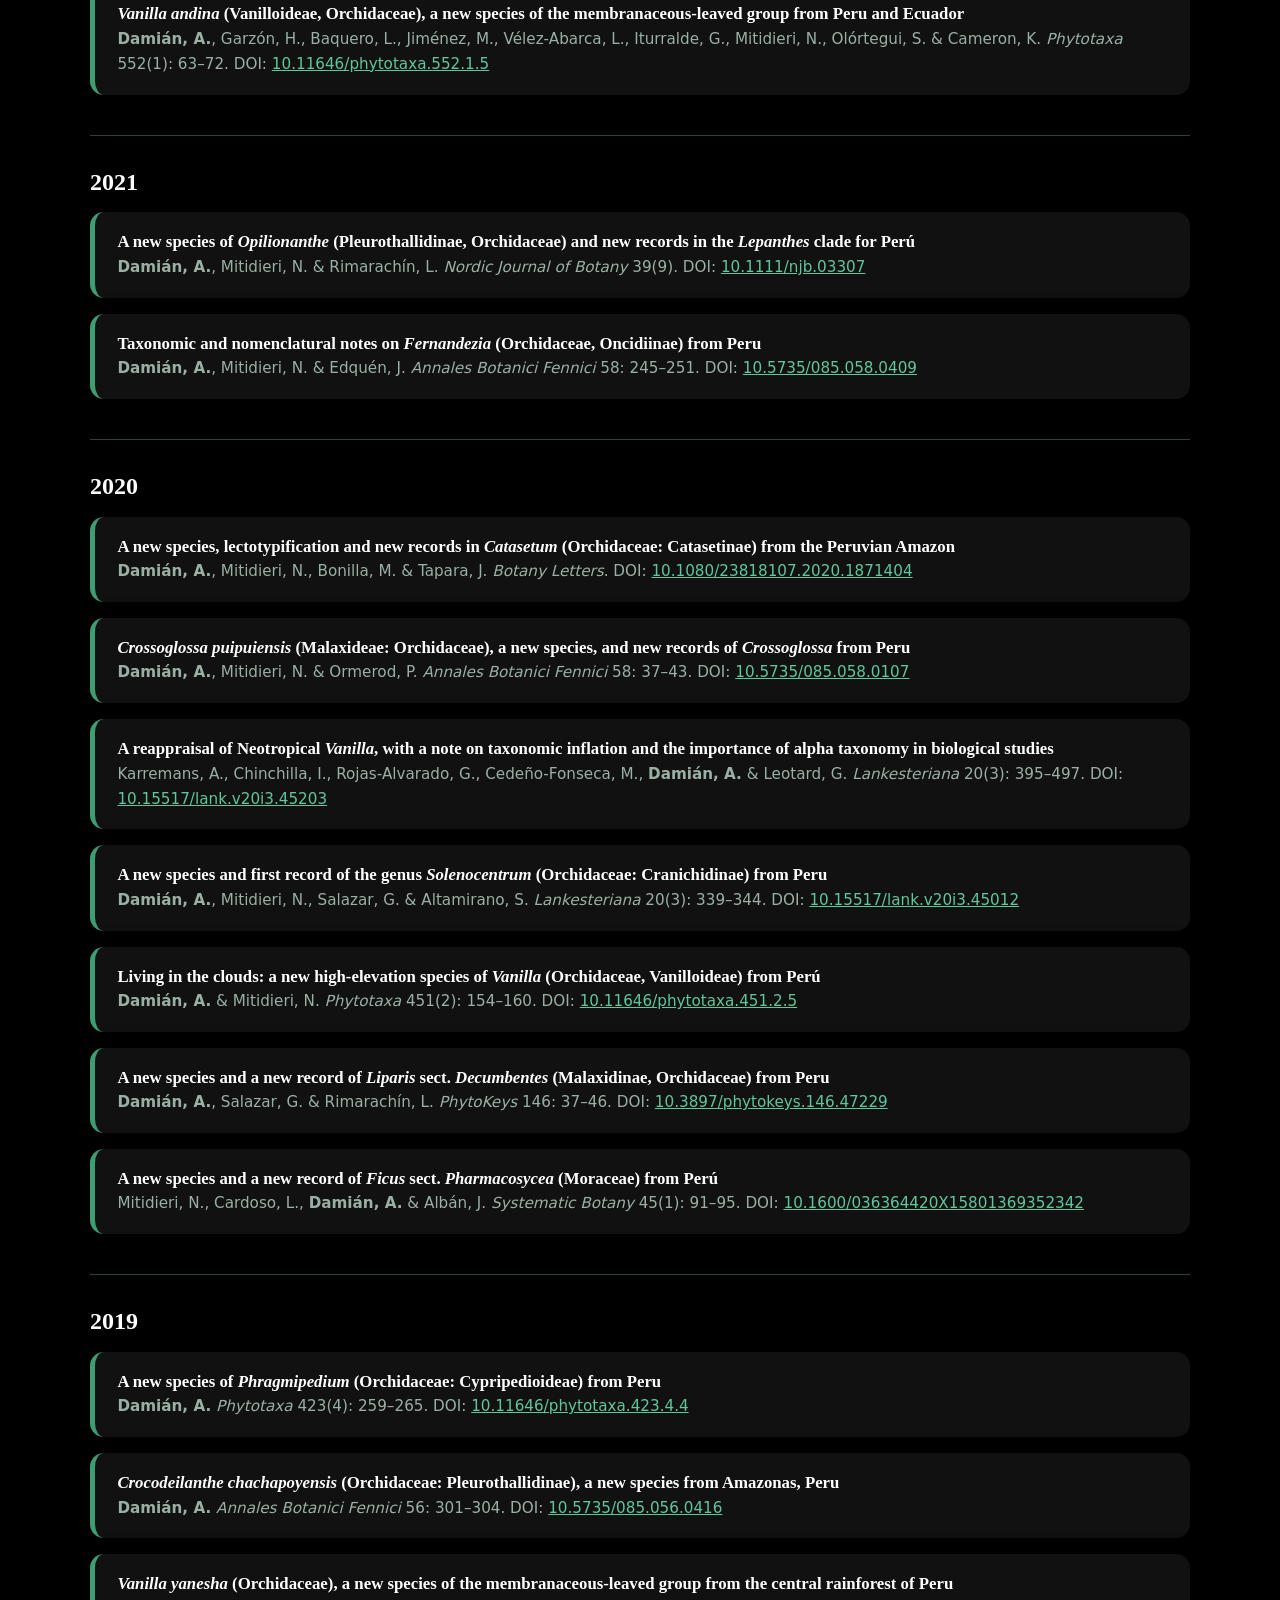
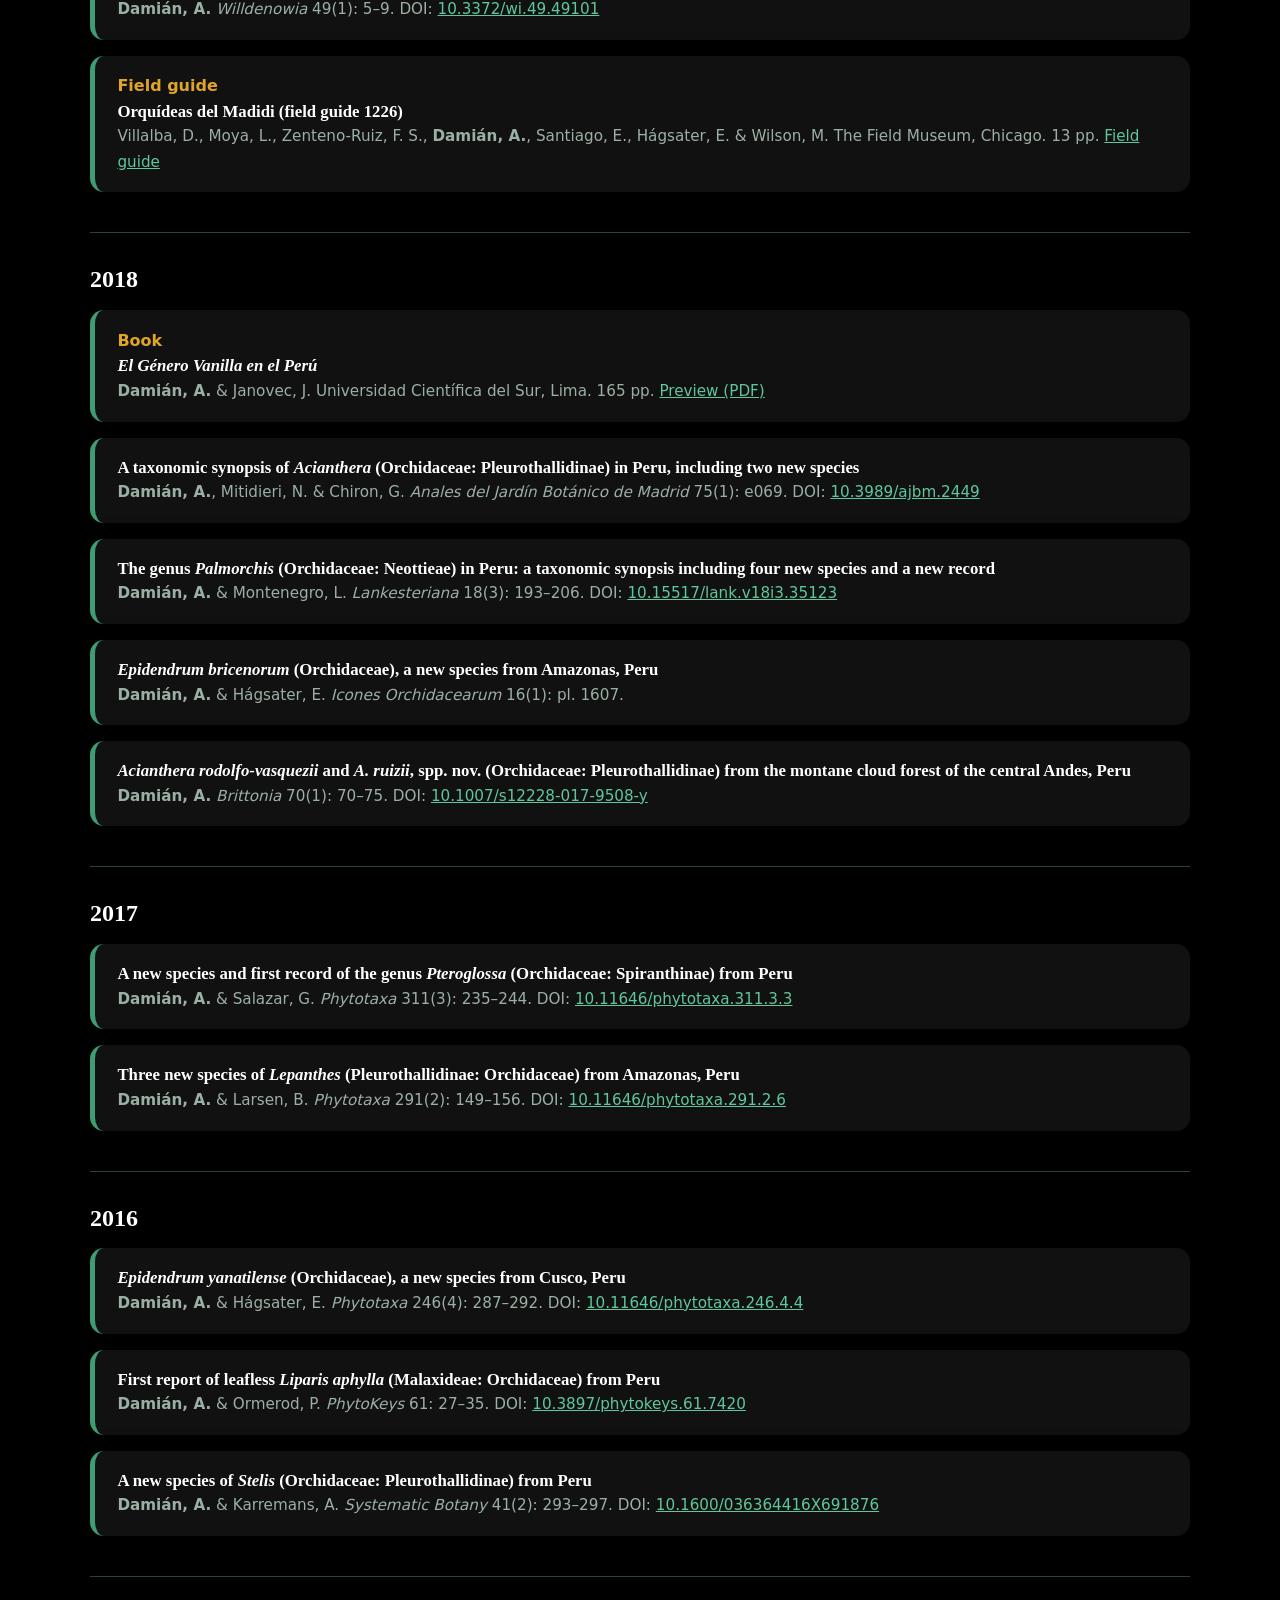
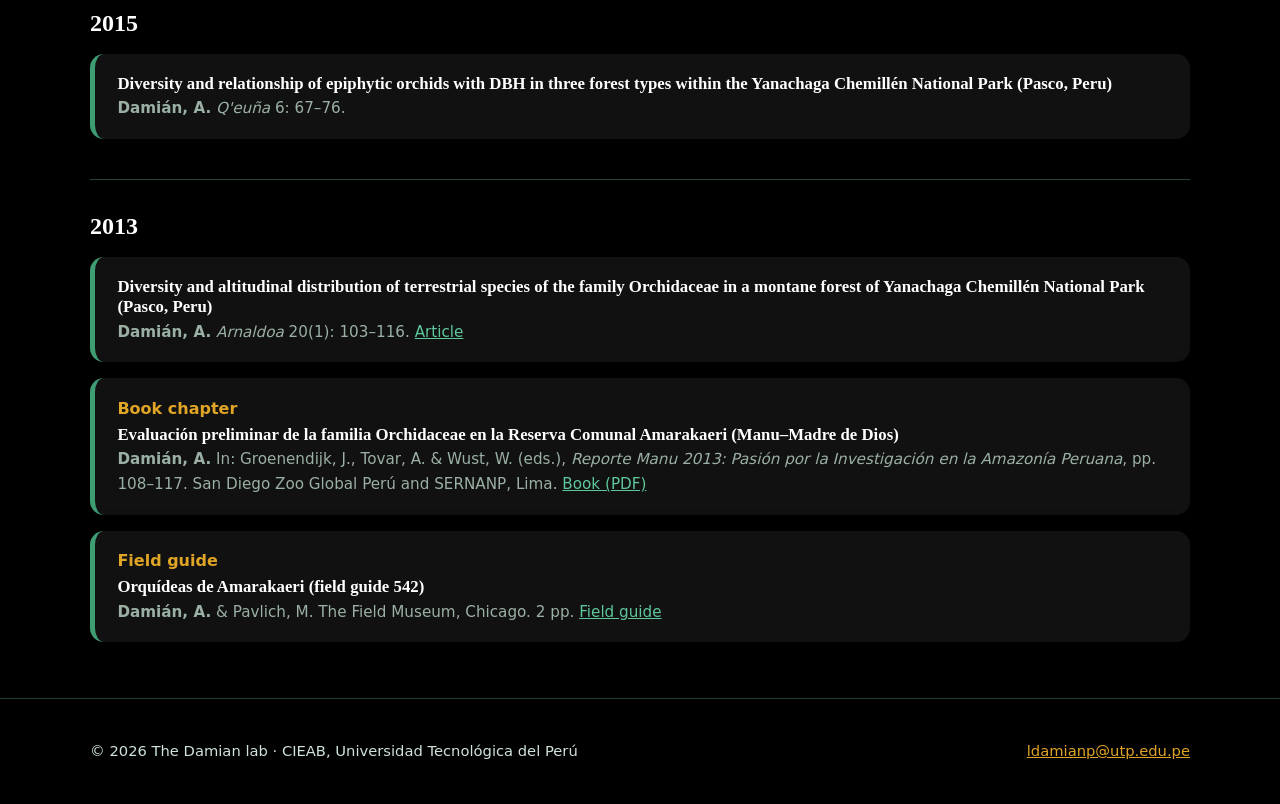
<file: publications.html>
<!DOCTYPE html>
<html lang="en">
<head>
  <meta charset="UTF-8">
  <meta name="viewport" content="width=device-width, initial-scale=1">
  <title>Publications | The Damian lab</title>
  <link rel="stylesheet" href="styles.css">
</head>
<body>
  <header id="site-header"></header>
  <div class="page-title"><div class="container"><h1>Publications</h1><p>Books, peer-reviewed papers and preprints. 47 publications, 32 as first author. Also on <a href="https://orcid.org/0000-0002-0233-9935" style="color:#fff">ORCID</a>.</p></div></div>

  <section>
    <div class="container">
      <h2 style="margin:0 0 1rem">In preparation</h2>
      <ul class="pub-list">
        <li class="pub"><span class="year">Book</span><h3><em>El género Vanilla en el Perú</em>, 2nd edition</h3><p><strong>Damián-Parizaca, A.</strong> &amp; Janovec, J. P. Inkaterra Asociación (ITA), Lima.</p></li>
      </ul>
      <h2 style="margin:2.5rem 0 1rem">2026</h2>
      <ul class="pub-list">
        <li class="pub"><span class="year">Book, accepted</span><h3>Unveiling <em>Vanilla</em>'s least-known cousins: a monograph of <em>Vanilla</em> subgen. <em>Membranacea</em> (Orchidaceae)</h3><p><strong>Damián-Parizaca, A.</strong>, Karremans, A. P., Pérez-Escobar, O., Engels, M., Rodrigues, M., Fitzpatrick, O. J., Antonelli, A., Mitidieri-Rivera, N. &amp; Cameron, K. M. <em>Systematic Botany Monographs</em>.</p></li>
        <li class="pub"><span class="year">Preprint</span><h3>Disentangling the vine: phylogenomics and historical biogeography of <em>Vanilla</em> (Orchidaceae)</h3><p><strong>Damián-Parizaca, A.</strong>, Pérez-Escobar, O., Karremans, A. P., Antonelli, A., Janovec, J. P., Mitidieri-Rivera, N., Fitzpatrick, O. J., Barona, A., Wu, X., Engels, M. E., Rodrigues Miranda, M., de la Cruz, W., Carnevali, G., Salazar, G., Hágsater, E., Pappas, M. C. R., Coayla, D., Tamayo-Cen, I., Menchaca, R., Smidt, E., Lozano-Rodriguez, M. A., Ruiz, Y., Vélez, L., Garzón, H., Baquero, L., Iturralde, G., Pérez, A. J., Jiménez, M., Oliva, S. &amp; Cameron, K. M. <em>bioRxiv</em>. Submitted to <em>Molecular Phylogenetics and Evolution</em>. DOI: <a href="https://doi.org/10.64898/2026.04.07.716943">10.64898/2026.04.07.716943</a></p></li>
        <li class="pub"><span class="year">Preprint</span><h3>Chloroplast genomes of <em>Vanilla</em> spp. (Orchidaceae) provide new evolutionary insights into the genus</h3><p>Zuta-Puscan, M., Pessoa-Filho, M., <strong>Damián-Parizaca, A.</strong>, Pappas, M. C. R., Tineo, D., Díaz-Valderrama, J. R., Hernández-Amasifuen, A. D., Saldaña, C. L., Tejada-Alvarado, J. J., Guerrero-Abad, J. C. &amp; Oliva-Cruz, M. <em>Research Square</em>. Submitted to <em>Gene</em>. DOI: <a href="https://doi.org/10.21203/rs.3.rs-10727611/v1">10.21203/rs.3.rs-10727611/v1</a></p></li>
        <li class="pub"><span class="year">Under review</span><h3>A phylogenomically informed classification and taxonomic synthesis of Neotropical <em>Vanilla</em> (Orchidaceae)</h3><p><strong>Damián-Parizaca, A.</strong>, Karremans, A. P., Pupulin, F., Barona, A., Mitidieri-Rivera, N. &amp; Cameron, K. M. <em>PhytoKeys</em>.</p></li>
      </ul>
      <h2 style="margin:2.5rem 0 1rem">2025</h2>
      <ul class="pub-list">
        <li class="pub"><h3>A nomenclator of <em>Ficus</em> sect. <em>Americanae</em> (Moraceae). Part II: North and Central America, and the Antilles</h3><p>Mitidieri-Rivera, N., <strong>Damián-Parizaca, A.</strong>, Gardner, E. M. &amp; Pederneiras, L. C. <em>Phytotaxa</em> 739(2): 145–182. DOI: <a href="https://doi.org/10.11646/phytotaxa.739.2.3">10.11646/phytotaxa.739.2.3</a></p></li>
        <li class="pub"><h3>Overlooked for almost 200 years: clarification of <em>Vanilla guianensis</em> (Orchidaceae), a prior name for <em>V. hostmannii</em>, and the reinstatement of <em>V. acuta</em></h3><p><strong>Damián-Parizaca, A.</strong>, Karremans, A. P. &amp; Pupulin, F. <em>Lankesteriana</em> 25(3): 239–251. DOI: <a href="https://doi.org/10.15517/xw71n393">10.15517/xw71n393</a></p></li>
        <li class="pub"><h3>The genus <em>Vanilla</em> (Orchidaceae) in South America (Bolivia, Colombia, Ecuador, and Peru): an annotated checklist with a new species</h3><p><strong>Damián-Parizaca, A.</strong>, Karremans, A. P., Barona-Colmenares, A. A., Iturralde, G., Pérez, Á. J., de la Cruz, W., Jost, L., Garzón, H. X., Villalba-Vargas, D., Zenteno-Ruiz, F. S., Moya-Huanca, A. L., Castro, C., Pizango, J., Vilcatoma, E., Bentley, A. G., Jiménez, M. M., Baquero, L., Mitidieri-Rivera, N. &amp; Cameron, K. M. <em>Annals of the Missouri Botanical Garden</em> 110: 335–362. DOI: <a href="https://doi.org/10.3417/2025992">10.3417/2025992</a></p></li>
        <li class="pub"><h3>A revised infrageneric classification of <em>Vanilla</em> (Orchidaceae) based on phylogenetic, morphological and biogeographical evidence</h3><p>Karremans, A. P., Pupulin, F. &amp; <strong>Damián-Parizaca, A.</strong> <em>Phytotaxa</em> 715(3): 207–228. DOI: <a href="https://doi.org/10.11646/phytotaxa.715.3.2">10.11646/phytotaxa.715.3.2</a></p></li>
        <li class="pub"><h3>A nomenclator of <em>Ficus</em> sect. <em>Americanae</em> (Moraceae). Part I: South America</h3><p>Mitidieri-Rivera, N., <strong>Damián-Parizaca, A.</strong>, Gardner, E. M., Plata-Castro, A. D., Zerega, N. J. &amp; Pederneiras, L. C. <em>Phytotaxa</em> 711(3): 215–262. DOI: <a href="https://doi.org/10.11646/phytotaxa.711.3.1">10.11646/phytotaxa.711.3.1</a></p></li>
        <li class="pub"><h3><em>Ficus sytsmae</em> (Moraceae), a new species from South America and the reinstatement of <em>Ficus schiedeana</em></h3><p>Mitidieri-Rivera, N. &amp; <strong>Damián-Parizaca, A.</strong> <em>Phytotaxa</em> 708(2): 167–181. DOI: <a href="https://doi.org/10.11646/phytotaxa.708.2.4">10.11646/phytotaxa.708.2.4</a></p></li>
        <li class="pub"><h3>How to be a big genus? <em>Ficus</em> L. as an emerging model</h3><p>Mitidieri-Rivera, N., Gardner, E., Phipps, J., Zerega, N., Pederneiras, L. C., <strong>Damián-Parizaca, A.</strong> &amp; Sytsma, K. J. <em>Annals of Botany</em>, mcaf101. DOI: <a href="https://doi.org/10.1093/aob/mcaf101">10.1093/aob/mcaf101</a></p></li>
        <li class="pub"><h3>A new species of <em>Pleurothallis</em> (Pleurothallidinae, Orchidaceae) from the Historic Sanctuary of Machupicchu, Perú</h3><p><strong>Damián-Parizaca, A.</strong>, Monteros, M. F., Coayla Rimachi, D., Walston, J. &amp; Mitidieri-Rivera, N. <em>PhytoKeys</em> 254: 29–40. DOI: <a href="https://doi.org/10.3897/phytokeys.254.142116">10.3897/phytokeys.254.142116</a></p></li>
        <li class="pub"><h3>Towards a monograph of membranaceous vanillas: a nomenclatural revision of <em>Vanilla</em> subgen. <em>Vanilla</em> (Vanilloideae, Orchidaceae)</h3><p><strong>Damián-Parizaca, A.</strong>, Karremans, A. P., Mitidieri-Rivera, N. &amp; Cameron, K. M. <em>Plant Ecology and Evolution</em> 158(1): 111–121. DOI: <a href="https://doi.org/10.5091/plecevo.140667">10.5091/plecevo.140667</a></p></li>
        <li class="pub"><h3>Unveiling the taxonomic identity of <em>Vanilla sprucei</em> (Orchidaceae, Vanilloideae): its phylogenetic position and a new record for Brazil</h3><p>Krahl, D. R. P., Silva, J. B. F. da, <strong>Damián-Parizaca, A.</strong>, Flanagan, N. S., Chiron, G., Krahl, A. H., Cantuaria, P. de C. &amp; Pansarin, E. R. <em>Acta Amazonica</em> 55: e55bc23227. DOI: <a href="https://doi.org/10.1590/1809-4392202302272">10.1590/1809-4392202302272</a></p></li>
        <li class="pub"><h3>Reserva de carbono en el bosque nublado Amaru-Huachocolpa-Chihuana, Huancavelica, Perú: estimación y valoración económica</h3><p>Jaime-Huamán, E., Aponte, H., <strong>Damián-Parizaca, A.</strong> &amp; La Torre-Cuadros, M. <em>Colombia Forestal</em> 28(1). DOI: <a href="https://doi.org/10.14483/2256201x.21821">10.14483/2256201x.21821</a></p></li>
      </ul>
      <h2 style="margin:2.5rem 0 1rem">2023</h2>
      <ul class="pub-list">
        <li class="pub"><h3><em>Vanilla cameroniana</em> (Orchidaceae, Vanilloideae), a new species from French Guiana and new records from the Guiana Shield</h3><p><strong>Damián, A.</strong> &amp; Mitidieri, N. <em>Phytotaxa</em> 609(3): 222–232. DOI: <a href="https://doi.org/10.11646/phytotaxa.609.3.5">10.11646/phytotaxa.609.3.5</a></p></li>
        <li class="pub"><h3>A new species of <em>Liparis</em> (Orchidaceae, Epidendroideae, Malaxidinae) from the Bosque de Protección Alto Mayo, San Martín, Peru</h3><p>Edquén, J. D., Arista, J. P., <strong>Damián, A.</strong> &amp; Salazar, G. A. <em>PhytoKeys</em> 224: 89. DOI: <a href="https://doi.org/10.3897/phytokeys.224.98654">10.3897/phytokeys.224.98654</a></p></li>
      </ul>
      <h2 style="margin:2.5rem 0 1rem">2022</h2>
      <ul class="pub-list">
        <li class="pub"><h3>A new Peruvian species of <em>Epidendrum</em> (Laeliinae: Orchidaceae) belonging to the <em>Epidendrum incomptum</em> group</h3><p><strong>Damián, A.</strong>, Hágsater, E. &amp; Mitidieri, N. <em>Phytotaxa</em> 552(1): 99–106. DOI: <a href="https://doi.org/10.11646/phytotaxa.552.1.9">10.11646/phytotaxa.552.1.9</a></p></li>
        <li class="pub"><h3><em>Vanilla andina</em> (Vanilloideae, Orchidaceae), a new species of the membranaceous-leaved group from Peru and Ecuador</h3><p><strong>Damián, A.</strong>, Garzón, H., Baquero, L., Jiménez, M., Vélez-Abarca, L., Iturralde, G., Mitidieri, N., Olórtegui, S. &amp; Cameron, K. <em>Phytotaxa</em> 552(1): 63–72. DOI: <a href="https://doi.org/10.11646/phytotaxa.552.1.5">10.11646/phytotaxa.552.1.5</a></p></li>
      </ul>
      <h2 style="margin:2.5rem 0 1rem">2021</h2>
      <ul class="pub-list">
        <li class="pub"><h3>A new species of <em>Opilionanthe</em> (Pleurothallidinae, Orchidaceae) and new records in the <em>Lepanthes</em> clade for Perú</h3><p><strong>Damián, A.</strong>, Mitidieri, N. &amp; Rimarachín, L. <em>Nordic Journal of Botany</em> 39(9). DOI: <a href="https://doi.org/10.1111/njb.03307">10.1111/njb.03307</a></p></li>
        <li class="pub"><h3>Taxonomic and nomenclatural notes on <em>Fernandezia</em> (Orchidaceae, Oncidiinae) from Peru</h3><p><strong>Damián, A.</strong>, Mitidieri, N. &amp; Edquén, J. <em>Annales Botanici Fennici</em> 58: 245–251. DOI: <a href="https://doi.org/10.5735/085.058.0409">10.5735/085.058.0409</a></p></li>
      </ul>
      <h2 style="margin:2.5rem 0 1rem">2020</h2>
      <ul class="pub-list">
        <li class="pub"><h3>A new species, lectotypification and new records in <em>Catasetum</em> (Orchidaceae: Catasetinae) from the Peruvian Amazon</h3><p><strong>Damián, A.</strong>, Mitidieri, N., Bonilla, M. &amp; Tapara, J. <em>Botany Letters</em>. DOI: <a href="https://doi.org/10.1080/23818107.2020.1871404">10.1080/23818107.2020.1871404</a></p></li>
        <li class="pub"><h3><em>Crossoglossa puipuiensis</em> (Malaxideae: Orchidaceae), a new species, and new records of <em>Crossoglossa</em> from Peru</h3><p><strong>Damián, A.</strong>, Mitidieri, N. &amp; Ormerod, P. <em>Annales Botanici Fennici</em> 58: 37–43. DOI: <a href="https://doi.org/10.5735/085.058.0107">10.5735/085.058.0107</a></p></li>
        <li class="pub"><h3>A reappraisal of Neotropical <em>Vanilla</em>, with a note on taxonomic inflation and the importance of alpha taxonomy in biological studies</h3><p>Karremans, A., Chinchilla, I., Rojas-Alvarado, G., Cedeño-Fonseca, M., <strong>Damián, A.</strong> &amp; Leotard, G. <em>Lankesteriana</em> 20(3): 395–497. DOI: <a href="https://doi.org/10.15517/lank.v20i3.45203">10.15517/lank.v20i3.45203</a></p></li>
        <li class="pub"><h3>A new species and first record of the genus <em>Solenocentrum</em> (Orchidaceae: Cranichidinae) from Peru</h3><p><strong>Damián, A.</strong>, Mitidieri, N., Salazar, G. &amp; Altamirano, S. <em>Lankesteriana</em> 20(3): 339–344. DOI: <a href="https://doi.org/10.15517/lank.v20i3.45012">10.15517/lank.v20i3.45012</a></p></li>
        <li class="pub"><h3>Living in the clouds: a new high-elevation species of <em>Vanilla</em> (Orchidaceae, Vanilloideae) from Perú</h3><p><strong>Damián, A.</strong> &amp; Mitidieri, N. <em>Phytotaxa</em> 451(2): 154–160. DOI: <a href="https://doi.org/10.11646/phytotaxa.451.2.5">10.11646/phytotaxa.451.2.5</a></p></li>
        <li class="pub"><h3>A new species and a new record of <em>Liparis</em> sect. <em>Decumbentes</em> (Malaxidinae, Orchidaceae) from Peru</h3><p><strong>Damián, A.</strong>, Salazar, G. &amp; Rimarachín, L. <em>PhytoKeys</em> 146: 37–46. DOI: <a href="https://doi.org/10.3897/phytokeys.146.47229">10.3897/phytokeys.146.47229</a></p></li>
        <li class="pub"><h3>A new species and a new record of <em>Ficus</em> sect. <em>Pharmacosycea</em> (Moraceae) from Perú</h3><p>Mitidieri, N., Cardoso, L., <strong>Damián, A.</strong> &amp; Albán, J. <em>Systematic Botany</em> 45(1): 91–95. DOI: <a href="https://doi.org/10.1600/036364420X15801369352342">10.1600/036364420X15801369352342</a></p></li>
      </ul>
      <h2 style="margin:2.5rem 0 1rem">2019</h2>
      <ul class="pub-list">
        <li class="pub"><h3>A new species of <em>Phragmipedium</em> (Orchidaceae: Cypripedioideae) from Peru</h3><p><strong>Damián, A.</strong> <em>Phytotaxa</em> 423(4): 259–265. DOI: <a href="https://doi.org/10.11646/phytotaxa.423.4.4">10.11646/phytotaxa.423.4.4</a></p></li>
        <li class="pub"><h3><em>Crocodeilanthe chachapoyensis</em> (Orchidaceae: Pleurothallidinae), a new species from Amazonas, Peru</h3><p><strong>Damián, A.</strong> <em>Annales Botanici Fennici</em> 56: 301–304. DOI: <a href="https://doi.org/10.5735/085.056.0416">10.5735/085.056.0416</a></p></li>
        <li class="pub"><h3><em>Vanilla yanesha</em> (Orchidaceae), a new species of the membranaceous-leaved group from the central rainforest of Peru</h3><p><strong>Damián, A.</strong> <em>Willdenowia</em> 49(1): 5–9. DOI: <a href="https://doi.org/10.3372/wi.49.49101">10.3372/wi.49.49101</a></p></li>
        <li class="pub"><span class="year">Field guide</span><h3>Orquídeas del Madidi (field guide 1226)</h3><p>Villalba, D., Moya, L., Zenteno-Ruiz, F. S., <strong>Damián, A.</strong>, Santiago, E., Hágsater, E. &amp; Wilson, M. The Field Museum, Chicago. 13 pp. <a href="https://science.fieldmuseum.org/en/fieldguides/guides/guide/1226">Field guide</a></p></li>
      </ul>
      <h2 style="margin:2.5rem 0 1rem">2018</h2>
      <ul class="pub-list">
        <li class="pub"><span class="year">Book</span><h3><em>El Género Vanilla en el Perú</em></h3><p><strong>Damián, A.</strong> &amp; Janovec, J. Universidad Científica del Sur, Lima. 165 pp. <a href="https://fondoeditorial.cientifica.edu.pe/wp-content/uploads/2021/09/el-genero-vanilla-avance-de-lectura.pdf">Preview (PDF)</a></p></li>
        <li class="pub"><h3>A taxonomic synopsis of <em>Acianthera</em> (Orchidaceae: Pleurothallidinae) in Peru, including two new species</h3><p><strong>Damián, A.</strong>, Mitidieri, N. &amp; Chiron, G. <em>Anales del Jardín Botánico de Madrid</em> 75(1): e069. DOI: <a href="https://doi.org/10.3989/ajbm.2449">10.3989/ajbm.2449</a></p></li>
        <li class="pub"><h3>The genus <em>Palmorchis</em> (Orchidaceae: Neottieae) in Peru: a taxonomic synopsis including four new species and a new record</h3><p><strong>Damián, A.</strong> &amp; Montenegro, L. <em>Lankesteriana</em> 18(3): 193–206. DOI: <a href="https://doi.org/10.15517/lank.v18i3.35123">10.15517/lank.v18i3.35123</a></p></li>
        <li class="pub"><h3><em>Epidendrum bricenorum</em> (Orchidaceae), a new species from Amazonas, Peru</h3><p><strong>Damián, A.</strong> &amp; Hágsater, E. <em>Icones Orchidacearum</em> 16(1): pl. 1607.</p></li>
        <li class="pub"><h3><em>Acianthera rodolfo-vasquezii</em> and <em>A. ruizii</em>, spp. nov. (Orchidaceae: Pleurothallidinae) from the montane cloud forest of the central Andes, Peru</h3><p><strong>Damián, A.</strong> <em>Brittonia</em> 70(1): 70–75. DOI: <a href="https://doi.org/10.1007/s12228-017-9508-y">10.1007/s12228-017-9508-y</a></p></li>
      </ul>
      <h2 style="margin:2.5rem 0 1rem">2017</h2>
      <ul class="pub-list">
        <li class="pub"><h3>A new species and first record of the genus <em>Pteroglossa</em> (Orchidaceae: Spiranthinae) from Peru</h3><p><strong>Damián, A.</strong> &amp; Salazar, G. <em>Phytotaxa</em> 311(3): 235–244. DOI: <a href="https://doi.org/10.11646/phytotaxa.311.3.3">10.11646/phytotaxa.311.3.3</a></p></li>
        <li class="pub"><h3>Three new species of <em>Lepanthes</em> (Pleurothallidinae: Orchidaceae) from Amazonas, Peru</h3><p><strong>Damián, A.</strong> &amp; Larsen, B. <em>Phytotaxa</em> 291(2): 149–156. DOI: <a href="https://doi.org/10.11646/phytotaxa.291.2.6">10.11646/phytotaxa.291.2.6</a></p></li>
      </ul>
      <h2 style="margin:2.5rem 0 1rem">2016</h2>
      <ul class="pub-list">
        <li class="pub"><h3><em>Epidendrum yanatilense</em> (Orchidaceae), a new species from Cusco, Peru</h3><p><strong>Damián, A.</strong> &amp; Hágsater, E. <em>Phytotaxa</em> 246(4): 287–292. DOI: <a href="https://doi.org/10.11646/phytotaxa.246.4.4">10.11646/phytotaxa.246.4.4</a></p></li>
        <li class="pub"><h3>First report of leafless <em>Liparis aphylla</em> (Malaxideae: Orchidaceae) from Peru</h3><p><strong>Damián, A.</strong> &amp; Ormerod, P. <em>PhytoKeys</em> 61: 27–35. DOI: <a href="https://doi.org/10.3897/phytokeys.61.7420">10.3897/phytokeys.61.7420</a></p></li>
        <li class="pub"><h3>A new species of <em>Stelis</em> (Orchidaceae: Pleurothallidinae) from Peru</h3><p><strong>Damián, A.</strong> &amp; Karremans, A. <em>Systematic Botany</em> 41(2): 293–297. DOI: <a href="https://doi.org/10.1600/036364416X691876">10.1600/036364416X691876</a></p></li>
      </ul>
      <h2 style="margin:2.5rem 0 1rem">2015</h2>
      <ul class="pub-list">
        <li class="pub"><h3>Diversity and relationship of epiphytic orchids with DBH in three forest types within the Yanachaga Chemillén National Park (Pasco, Peru)</h3><p><strong>Damián, A.</strong> <em>Q'euña</em> 6: 67–76.</p></li>
      </ul>
      <h2 style="margin:2.5rem 0 1rem">2013</h2>
      <ul class="pub-list">
        <li class="pub"><h3>Diversity and altitudinal distribution of terrestrial species of the family Orchidaceae in a montane forest of Yanachaga Chemillén National Park (Pasco, Peru)</h3><p><strong>Damián, A.</strong> <em>Arnaldoa</em> 20(1): 103–116. <a href="https://journal.upao.edu.pe/index.php/Arnaldoa/article/view/139">Article</a></p></li>
        <li class="pub"><span class="year">Book chapter</span><h3>Evaluación preliminar de la familia Orchidaceae en la Reserva Comunal Amarakaeri (Manu–Madre de Dios)</h3><p><strong>Damián, A.</strong> In: Groenendijk, J., Tovar, A. &amp; Wust, W. (eds.), <em>Reporte Manu 2013: Pasión por la Investigación en la Amazonía Peruana</em>, pp. 108–117. San Diego Zoo Global Perú and SERNANP, Lima. <a href="https://cochacashu.sandiegozooglobal.org/wp-content/uploads/2012/02/Reporte-Manu-2013-Pasi%C3%B3n-por-la-Investigaci%C3%B3n-en-la-Amazonia-Peruana.pdf">Book (PDF)</a></p></li>
        <li class="pub"><span class="year">Field guide</span><h3>Orquídeas de Amarakaeri (field guide 542)</h3><p><strong>Damián, A.</strong> &amp; Pavlich, M. The Field Museum, Chicago. 2 pp. <a href="https://fieldguides.fieldmuseum.org/guides/guide/542">Field guide</a></p></li>
      </ul>
    </div>
  </section>

  <footer id="site-footer"></footer>
  <script src="site.js"></script>
</body>
</html>
</file>
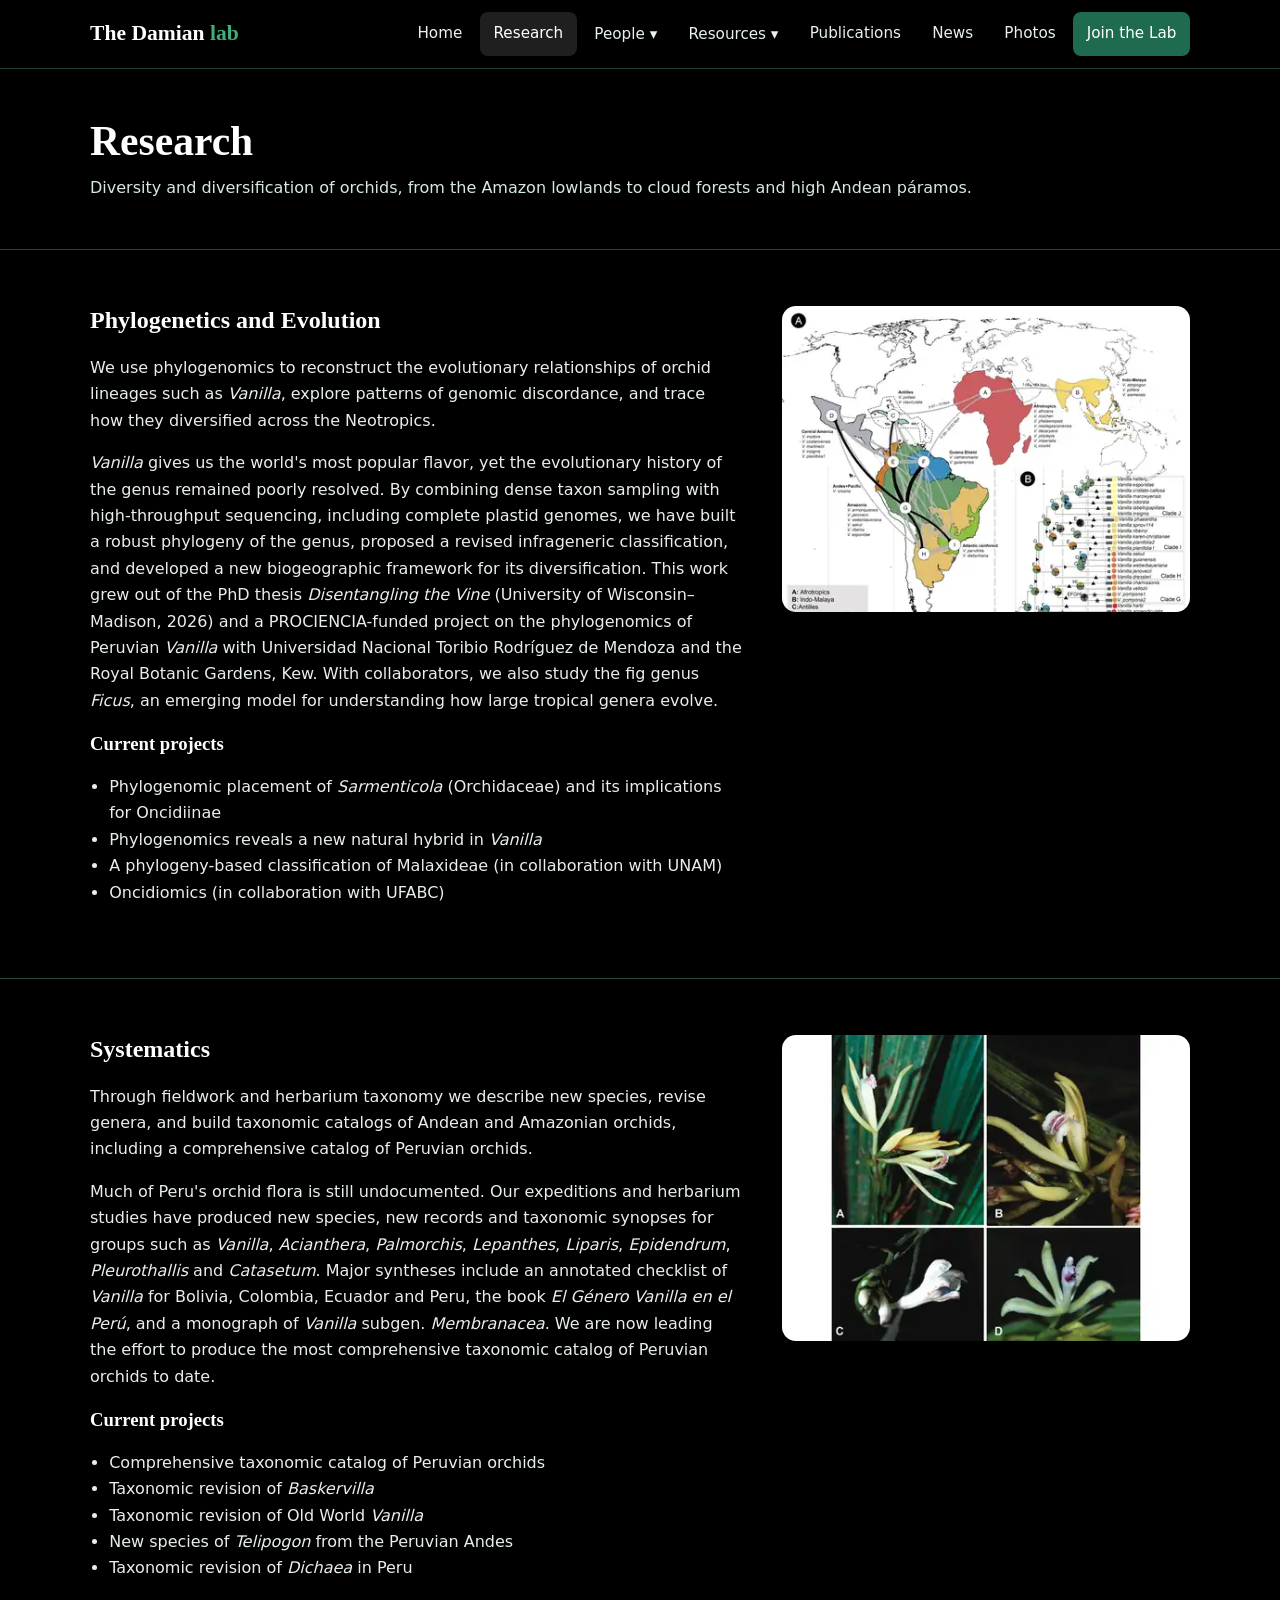
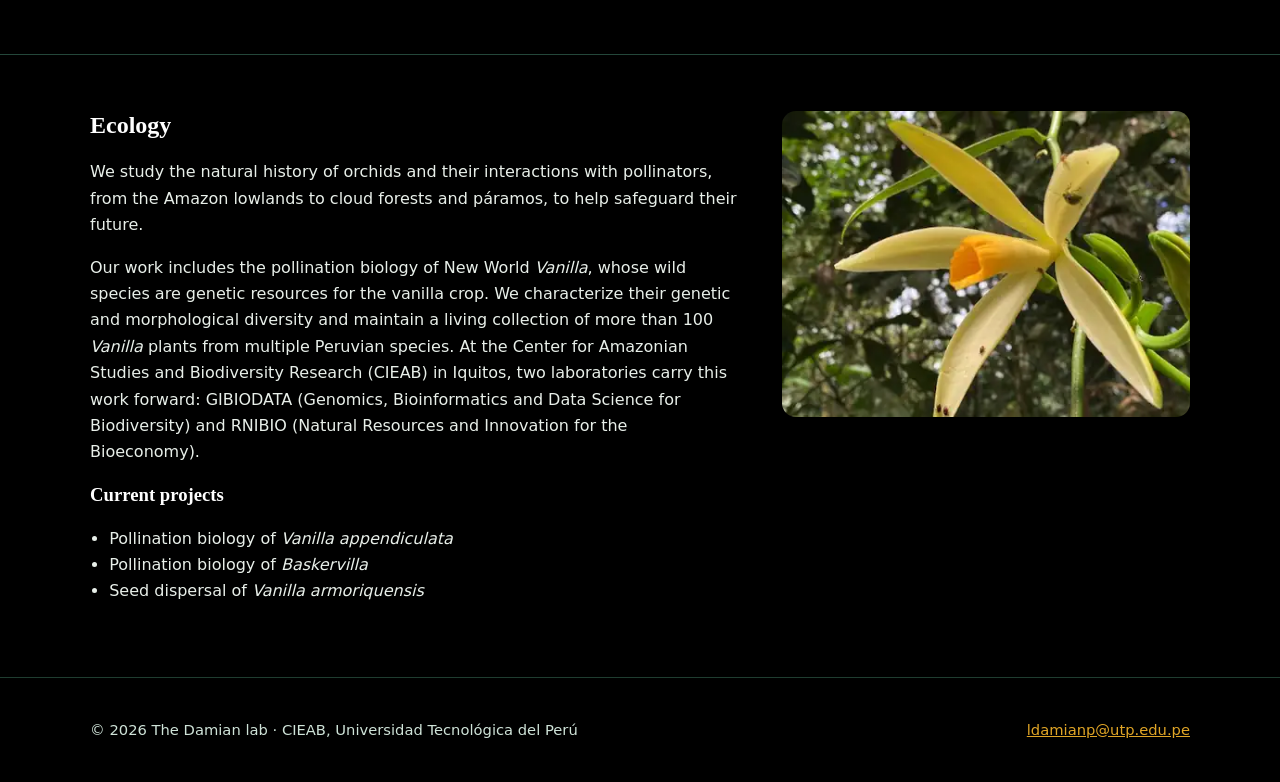
<file: research.html>
<!DOCTYPE html>
<html lang="en">
<head>
  <meta charset="UTF-8">
  <meta name="viewport" content="width=device-width, initial-scale=1">
  <title>Research | The Damian lab</title>
  <link rel="stylesheet" href="styles.css">
</head>
<body>
  <header id="site-header"></header>
  <div class="page-title"><div class="container"><h1>Research</h1><p>Diversity and diversification of orchids, from the Amazon lowlands to cloud forests and high Andean páramos.</p></div></div>

  <section id="phylogenetics">
    <div class="container research-row">
      <div>
        <h2>Phylogenetics and Evolution</h2>
        <p>We use phylogenomics to reconstruct the evolutionary relationships of orchid lineages such as <em>Vanilla</em>, explore patterns of genomic discordance, and trace how they diversified across the Neotropics.</p>
        <p><em>Vanilla</em> gives us the world's most popular flavor, yet the evolutionary history of the genus remained poorly resolved. By combining dense taxon sampling with high-throughput sequencing, including complete plastid genomes, we have built a robust phylogeny of the genus, proposed a revised infrageneric classification, and developed a new biogeographic framework for its diversification. This work grew out of the PhD thesis <em>Disentangling the Vine</em> (University of Wisconsin–Madison, 2026) and a PROCIENCIA-funded project on the phylogenomics of Peruvian <em>Vanilla</em> with Universidad Nacional Toribio Rodríguez de Mendoza and the Royal Botanic Gardens, Kew. With collaborators, we also study the fig genus <em>Ficus</em>, an emerging model for understanding how large tropical genera evolve.</p>
        <h3>Current projects</h3>
        <ul>
          <li>Phylogenomic placement of <em>Sarmenticola</em> (Orchidaceae) and its implications for Oncidiinae</li>
          <li>Phylogenomics reveals a new natural hybrid in <em>Vanilla</em></li>
          <li>A phylogeny-based classification of Malaxideae (in collaboration with UNAM)</li>
          <li>Oncidiomics (in collaboration with UFABC)</li>
        </ul>
      </div>
      <img src="research-phylogenetics.webp" alt="Biogeographic map and phylogeny of Vanilla">
    </div>
  </section>

  <section class="alt" id="systematics">
    <div class="container research-row">
      <div>
        <h2>Systematics</h2>
        <p>Through fieldwork and herbarium taxonomy we describe new species, revise genera, and build taxonomic catalogs of Andean and Amazonian orchids, including a comprehensive catalog of Peruvian orchids.</p>
        <p>Much of Peru's orchid flora is still undocumented. Our expeditions and herbarium studies have produced new species, new records and taxonomic synopses for groups such as <em>Vanilla</em>, <em>Acianthera</em>, <em>Palmorchis</em>, <em>Lepanthes</em>, <em>Liparis</em>, <em>Epidendrum</em>, <em>Pleurothallis</em> and <em>Catasetum</em>. Major syntheses include an annotated checklist of <em>Vanilla</em> for Bolivia, Colombia, Ecuador and Peru, the book <em>El Género Vanilla en el Perú</em>, and a monograph of <em>Vanilla</em> subgen. <em>Membranacea</em>. We are now leading the effort to produce the most comprehensive taxonomic catalog of Peruvian orchids to date.</p>
        <h3>Current projects</h3>
        <ul>
          <li>Comprehensive taxonomic catalog of Peruvian orchids</li>
          <li>Taxonomic revision of <em>Baskervilla</em></li>
          <li>Taxonomic revision of Old World <em>Vanilla</em></li>
          <li>New species of <em>Telipogon</em> from the Peruvian Andes</li>
          <li>Taxonomic revision of <em>Dichaea</em> in Peru</li>
        </ul>
      </div>
      <img src="research-systematics.webp" alt="Flowers of Neotropical orchids">
    </div>
  </section>

  <section id="ecology">
    <div class="container research-row">
      <div>
        <h2>Ecology</h2>
        <p>We study the natural history of orchids and their interactions with pollinators, from the Amazon lowlands to cloud forests and páramos, to help safeguard their future.</p>
        <p>Our work includes the pollination biology of New World <em>Vanilla</em>, whose wild species are genetic resources for the vanilla crop. We characterize their genetic and morphological diversity and maintain a living collection of more than 100 <em>Vanilla</em> plants from multiple Peruvian species. At the Center for Amazonian Studies and Biodiversity Research (CIEAB) in Iquitos, two laboratories carry this work forward: GIBIODATA (Genomics, Bioinformatics and Data Science for Biodiversity) and RNIBIO (Natural Resources and Innovation for the Bioeconomy).</p>
        <h3>Current projects</h3>
        <ul>
          <li>Pollination biology of <em>Vanilla appendiculata</em></li>
          <li>Pollination biology of <em>Baskervilla</em></li>
          <li>Seed dispersal of <em>Vanilla armoriquensis</em></li>
        </ul>
      </div>
      <img src="research-ecology.webp" alt="Vanilla flower with a visiting insect in the forest">
    </div>
  </section>

  <footer id="site-footer"></footer>
  <script src="site.js"></script>
</body>
</html>
</file>
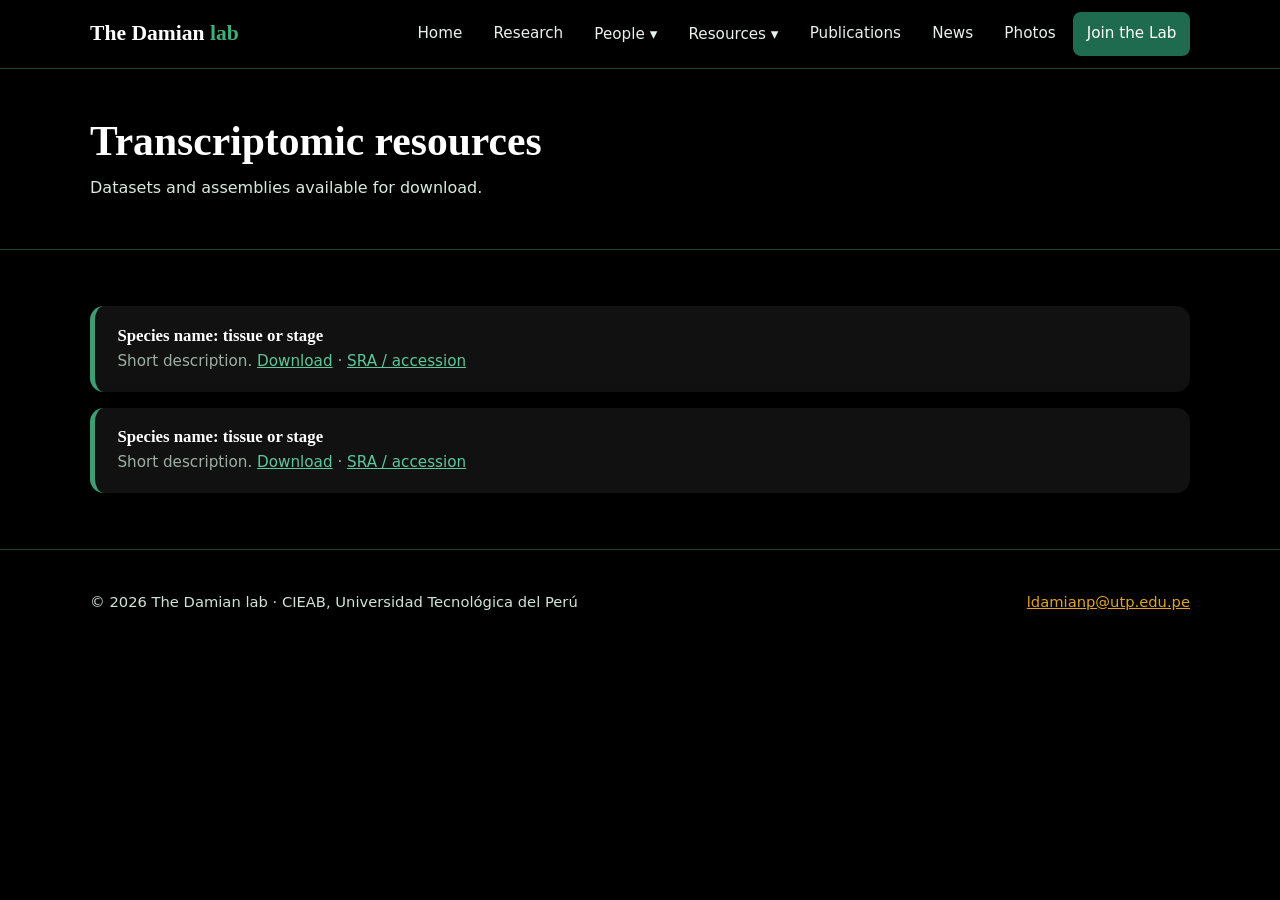
<file: transcriptomic.html>
<!DOCTYPE html>
<html lang="en">
<head>
  <meta charset="UTF-8">
  <meta name="viewport" content="width=device-width, initial-scale=1">
  <title>Transcriptomic resources | The Damian lab</title>
  <link rel="stylesheet" href="styles.css">
</head>
<body>
  <header id="site-header"></header>
  <div class="page-title"><div class="container"><h1>Transcriptomic resources</h1><p>Datasets and assemblies available for download.</p></div></div>

  <section>
    <div class="container">
      <ul class="pub-list">
        <li class="pub"><h3>Species name: tissue or stage</h3><p>Short description. <a href="#">Download</a> · <a href="#">SRA / accession</a></p></li>
        <li class="pub"><h3>Species name: tissue or stage</h3><p>Short description. <a href="#">Download</a> · <a href="#">SRA / accession</a></p></li>
      </ul>
    </div>
  </section>

  <footer id="site-footer"></footer>
  <script src="site.js"></script>
</body>
</html>
</file>
<file: styles.css>
:root {
  --green-900: #0f3d2e;
  --green-700: #1f6b4f;
  --green-500: #3f9d74;
  --accent: #e0a526;
  --bg: #fbfaf6;
  --card: #ffffff;
  --text: #22302a;
  --muted: #667a70;
  --radius: 14px;
  --shadow: 0 6px 24px rgba(15, 61, 46, 0.08);
}

* { box-sizing: border-box; }
html { scroll-behavior: smooth; }
body {
  margin: 0;
  font-family: "Inter", "Segoe UI", system-ui, -apple-system, sans-serif;
  color: var(--text);
  background: var(--bg);
  line-height: 1.65;
}
img { max-width: 100%; display: block; }
a { color: var(--green-700); }
a:hover { color: var(--green-500); }
h1, h2, h3 { font-family: Georgia, "Times New Roman", serif; color: var(--green-900); line-height: 1.2; }

.container { width: min(1100px, 92%); margin: 0 auto; }

/* Header */
.site-header {
  position: sticky; top: 0; z-index: 50;
  background: var(--green-900);
  color: #fff;
  box-shadow: 0 2px 10px rgba(0,0,0,.15);
}
.header-inner { display: flex; align-items: center; justify-content: space-between; gap: 1rem; min-height: 68px; }
.brand { color: #fff; text-decoration: none; font-family: Georgia, serif; font-size: 1.35rem; font-weight: 700; }
.brand span { color: var(--accent); }
.nav { display: flex; align-items: center; gap: .25rem; list-style: none; margin: 0; padding: 0; }
.nav > li { position: relative; }
.nav a, .nav .dropdown-toggle {
  display: block; padding: .6rem .85rem; color: #e8f2ec; text-decoration: none;
  font-size: .95rem; border-radius: 8px; background: none; border: 0; cursor: pointer; font-family: inherit;
}
.nav a:hover, .nav .dropdown-toggle:hover, .nav a.active { background: rgba(255,255,255,.12); color: #fff; }
.dropdown { display: none; position: absolute; top: 100%; left: 0; min-width: 220px; background: var(--green-700); border-radius: 10px; padding: .4rem; list-style: none; margin: 0; box-shadow: var(--shadow); }
.has-dropdown:hover .dropdown, .has-dropdown:focus-within .dropdown, .has-dropdown.open .dropdown { display: block; }
.menu-btn { display: none; background: none; border: 0; color: #fff; font-size: 1.7rem; cursor: pointer; }

@media (max-width: 820px) {
  .menu-btn { display: block; }
  .nav { display: none; position: absolute; top: 68px; left: 0; right: 0; background: var(--green-900); flex-direction: column; align-items: stretch; padding: .5rem 4%; }
  .nav.open { display: flex; }
  .dropdown { position: static; display: block; background: transparent; box-shadow: none; padding-left: 1rem; }
}

/* Hero */
.hero {
  background:
    linear-gradient(135deg, rgba(15,61,46,.92), rgba(31,107,79,.85)),
    radial-gradient(circle at 80% 20%, #3f9d74 0, transparent 50%);
  color: #fff; padding: 5.5rem 0 5rem; text-align: center;
}
.hero h1 { color: #fff; font-size: clamp(2.1rem, 5vw, 3.4rem); margin: 0 0 .75rem; }
.hero p { max-width: 680px; margin: 0 auto 1.75rem; font-size: 1.15rem; color: #d6eadf; }
.btn {
  display: inline-block; padding: .75rem 1.5rem; border-radius: 999px; text-decoration: none; font-weight: 600;
  background: var(--accent); color: #2a1f00; transition: transform .15s;
}
.btn:hover { transform: translateY(-2px); color: #2a1f00; }
.btn.outline { background: transparent; color: #fff; border: 2px solid #fff; margin-left: .5rem; }
.btn.outline:hover { color: #fff; }

/* Page title banner */
.page-title { background: var(--green-700); color: #fff; padding: 3rem 0; }
.page-title h1 { color: #fff; margin: 0; font-size: clamp(1.8rem, 4vw, 2.6rem); }
.page-title p { margin: .5rem 0 0; color: #d6eadf; }

section { padding: 3.5rem 0; }
section.alt { background: #f1f5f1; }
.section-head { display: flex; justify-content: space-between; align-items: baseline; flex-wrap: wrap; gap: 1rem; margin-bottom: 1.5rem; }
.section-head h2 { margin: 0; font-size: 1.9rem; }

/* Cards */
.grid { display: grid; gap: 1.5rem; grid-template-columns: repeat(auto-fill, minmax(250px, 1fr)); }
.card { background: var(--card); border-radius: var(--radius); box-shadow: var(--shadow); overflow: hidden; }
.card-body { padding: 1.25rem 1.4rem 1.5rem; }
.card h3 { margin: 0 0 .4rem; font-size: 1.2rem; }
.card p { margin: 0; color: var(--muted); }
.card .tag { display: inline-block; background: #e5f2ea; color: var(--green-700); font-size: .78rem; padding: .15rem .6rem; border-radius: 999px; margin-bottom: .6rem; font-weight: 600; }

.photo, .avatar {
  background: linear-gradient(135deg, var(--green-500), var(--green-900));
  color: rgba(255,255,255,.75);
  display: flex; align-items: center; justify-content: center; font-size: .9rem; text-align: center;
}
.photo { aspect-ratio: 4 / 3; }
.avatar { aspect-ratio: 1 / 1; font-size: 2.4rem; font-weight: 700; }

/* News timeline */
.timeline { list-style: none; padding: 0; margin: 0; border-left: 3px solid var(--green-500); }
.timeline li { position: relative; padding: 0 0 1.75rem 1.5rem; }
.timeline li::before { content: ""; position: absolute; left: -9px; top: .45rem; width: 15px; height: 15px; background: var(--accent); border-radius: 50%; border: 3px solid var(--bg); }
.timeline time { font-weight: 700; color: var(--green-700); }
.timeline p { margin: .25rem 0 0; }

/* Publications */
.pub-list { list-style: none; padding: 0; margin: 0; display: grid; gap: 1rem; }
.pub { background: var(--card); padding: 1.1rem 1.4rem; border-radius: var(--radius); box-shadow: var(--shadow); border-left: 5px solid var(--green-500); }
.pub .year { font-weight: 700; color: var(--accent); }
.pub h3 { margin: .15rem 0; font-size: 1.05rem; }
.pub p { margin: 0; color: var(--muted); font-size: .95rem; }

/* Contact / footer */
.contact-grid { display: grid; gap: 2rem; grid-template-columns: repeat(auto-fit, minmax(260px, 1fr)); }
.site-footer { background: var(--green-900); color: #cfe3d8; padding: 2.5rem 0; font-size: .92rem; }
.site-footer a { color: var(--accent); }
.footer-inner { display: flex; justify-content: space-between; flex-wrap: wrap; gap: 1rem; }

.note { background: #fff7e0; border: 1px solid #f0d98a; padding: .9rem 1.2rem; border-radius: 10px; font-size: .92rem; }

/* ===== Dark theme ===== */
:root {
  --bg: #000000;
  --card: #111111;
  --text: #e8efe9;
  --muted: #9bb0a4;
  --shadow: 0 6px 24px rgba(0, 0, 0, 0.7);
}

h1, h2, h3 { color: #ffffff; }
a { color: #5ec79b; }
a:hover { color: #8be0bb; }

.site-header, .site-footer { background: #000000; border-bottom: 1px solid #1f3d30; }
.site-footer { border-top: 1px solid #1f3d30; border-bottom: 0; }

section.alt { background: #0a0a0a; }
.card .tag { background: #12261d; color: #7fd4a9; }
.timeline li::before { border-color: #000000; }
.note { background: #2a2208; border-color: #5a4a12; color: #f3e6b0; }

/* Wide profile card (avatar beside text) */
.card.wide { grid-column: 1 / -1; display: grid; grid-template-columns: 240px 1fr; align-items: start; }
.card.wide p { margin: 0 0 .6rem; }
.card.wide ul { margin: 0 0 1rem; padding-left: 1.2rem; color: var(--muted); }
@media (max-width: 640px) { .card.wide { grid-template-columns: 1fr; } }

/* Research page: text beside picture */
.research-row { display: grid; grid-template-columns: 1.6fr 1fr; gap: 2.5rem; align-items: start; }
.research-row h2 { margin-top: 0; }
.research-row ul { padding-left: 1.2rem; }
.research-row img { width: 100%; border-radius: var(--radius); box-shadow: var(--shadow); }
@media (max-width: 820px) { .research-row { grid-template-columns: 1fr; } }

/* Compact hero */
.hero { padding: 2.75rem 0 2.5rem; }
.hero h1 { font-size: clamp(1.8rem, 4vw, 2.6rem); margin-bottom: .5rem; }
.hero p { font-size: 1rem; max-width: 780px; margin-bottom: 1.25rem; }
.hero .btn { padding: .6rem 1.3rem; }

/* Black hero with logo, thin dividers between sections */
.hero { background: #000; }
.hero-brand { display: flex; align-items: center; justify-content: center; gap: 1.25rem; margin-bottom: .75rem; }
.hero-brand h1 { margin: 0; }
.hero-logo { width: 104px; height: 104px; flex: none; }
section { border-top: 1px solid #1f3d30; }
@media (max-width: 600px) { .hero-brand { flex-direction: column; gap: .5rem; } .hero-logo { width: 84px; height: 84px; } }

/* All-black pages with subtle dark-green dividers */
.page-title { background: #000; }
section.alt { background: #000; }
section { border-top-color: #24473a; }
.pub-list + h2 { border-top: 1px solid #24473a; padding-top: 2rem; }

/* Larger lab name on the home page */
.hero h1 { font-size: clamp(2.4rem, 5.5vw, 3.6rem); }
.hero-logo { width: 124px; height: 124px; }

/* Larger home logo */
.hero-logo { width: 170px; height: 170px; }
@media (max-width: 600px) { .hero-logo { width: 120px; height: 120px; } }

/* Hero: logo on the left, title and text on the right */
.hero { text-align: left; }
.hero-layout { display: flex; align-items: center; justify-content: center; gap: 2.5rem; }
.hero-logo { width: 230px; height: 230px; flex: none; }
.hero-text h1 { margin: 0 0 .6rem; }
.hero-text p { margin: 0 0 1.25rem; max-width: 660px; }
@media (max-width: 760px) {
  .hero { text-align: center; }
  .hero-layout { flex-direction: column; gap: 1rem; }
  .hero-logo { width: 150px; height: 150px; }
  .hero-text p { margin-left: auto; margin-right: auto; }
}

/* Bring the logo closer to the text */
.hero-layout { gap: .9rem; }

/* Green accents: brand "lab" and Join the Lab menu button */
.brand span { color: #3fae7a; }
.nav a[href="join.html"] { background: #1f6b4f; color: #fff; }
.nav a[href="join.html"]:hover, .nav a[href="join.html"].active { background: #2a8a63; color: #fff; }
</file>
